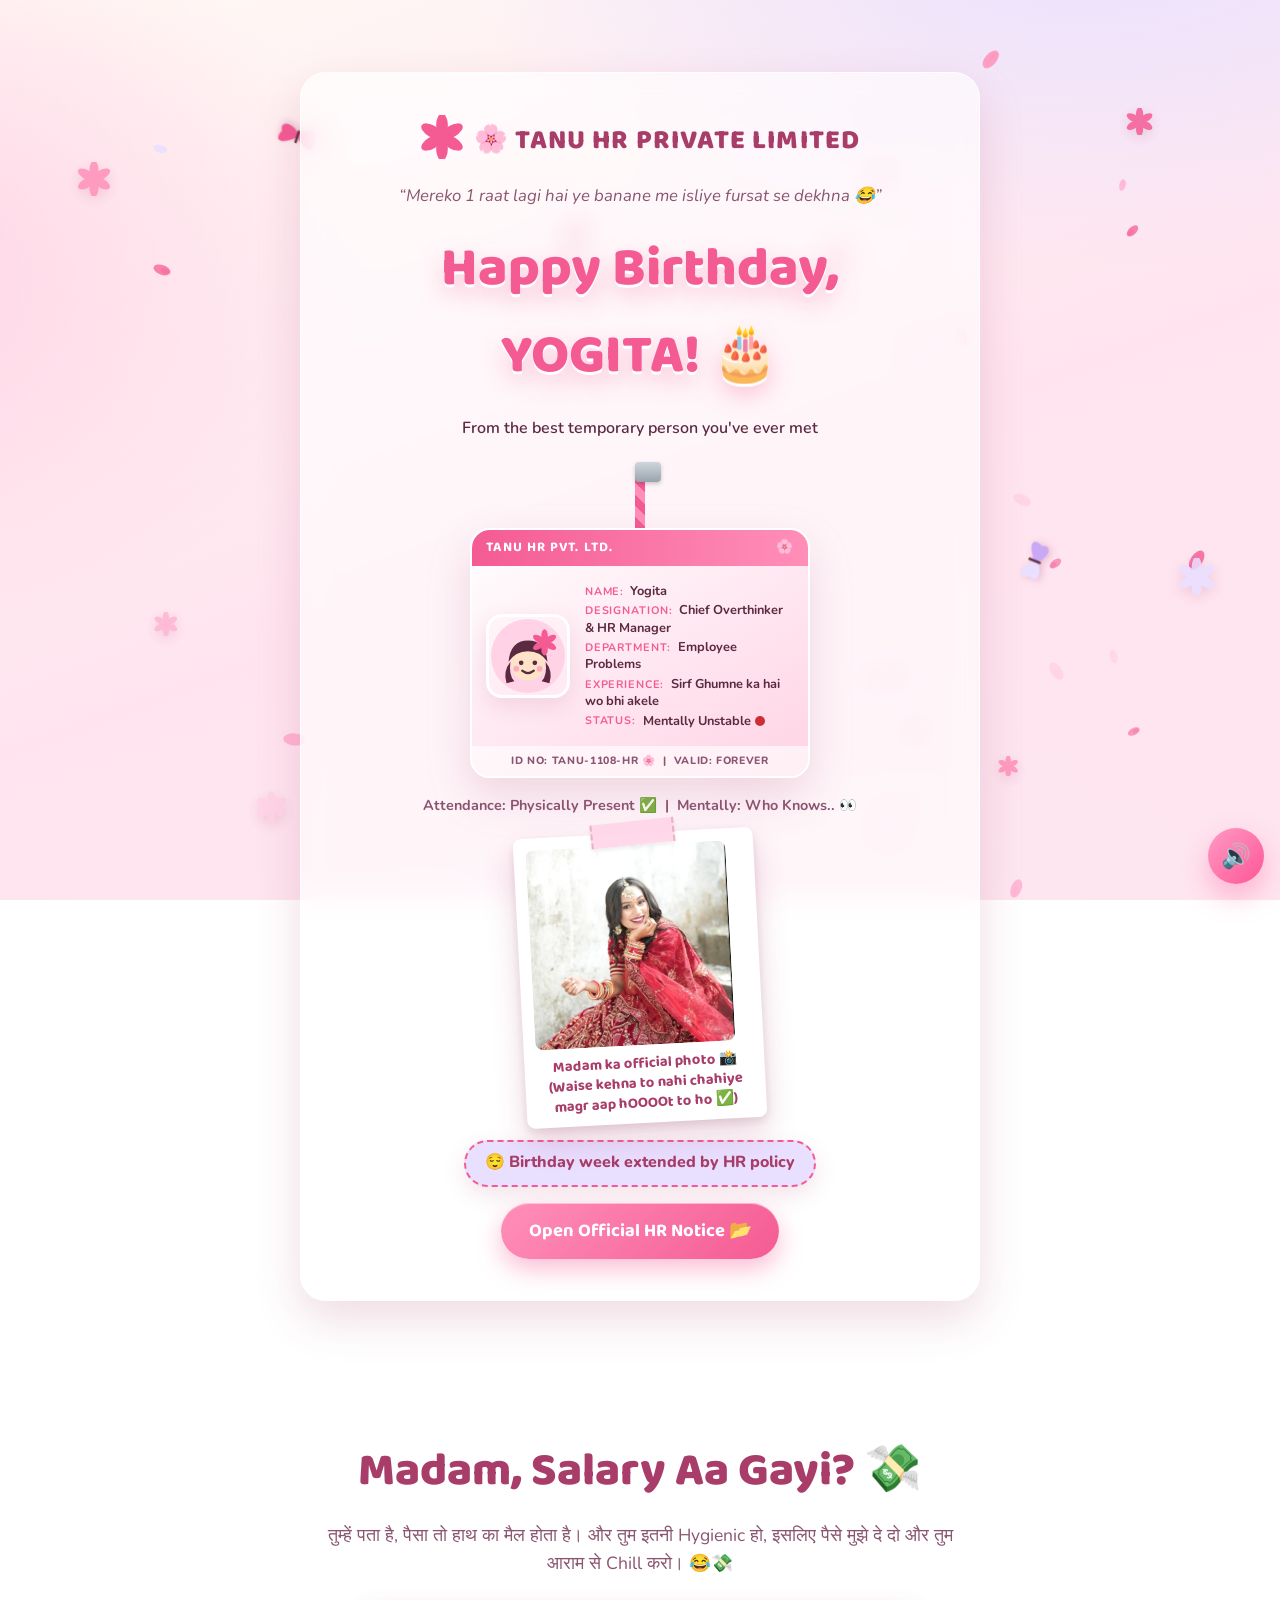
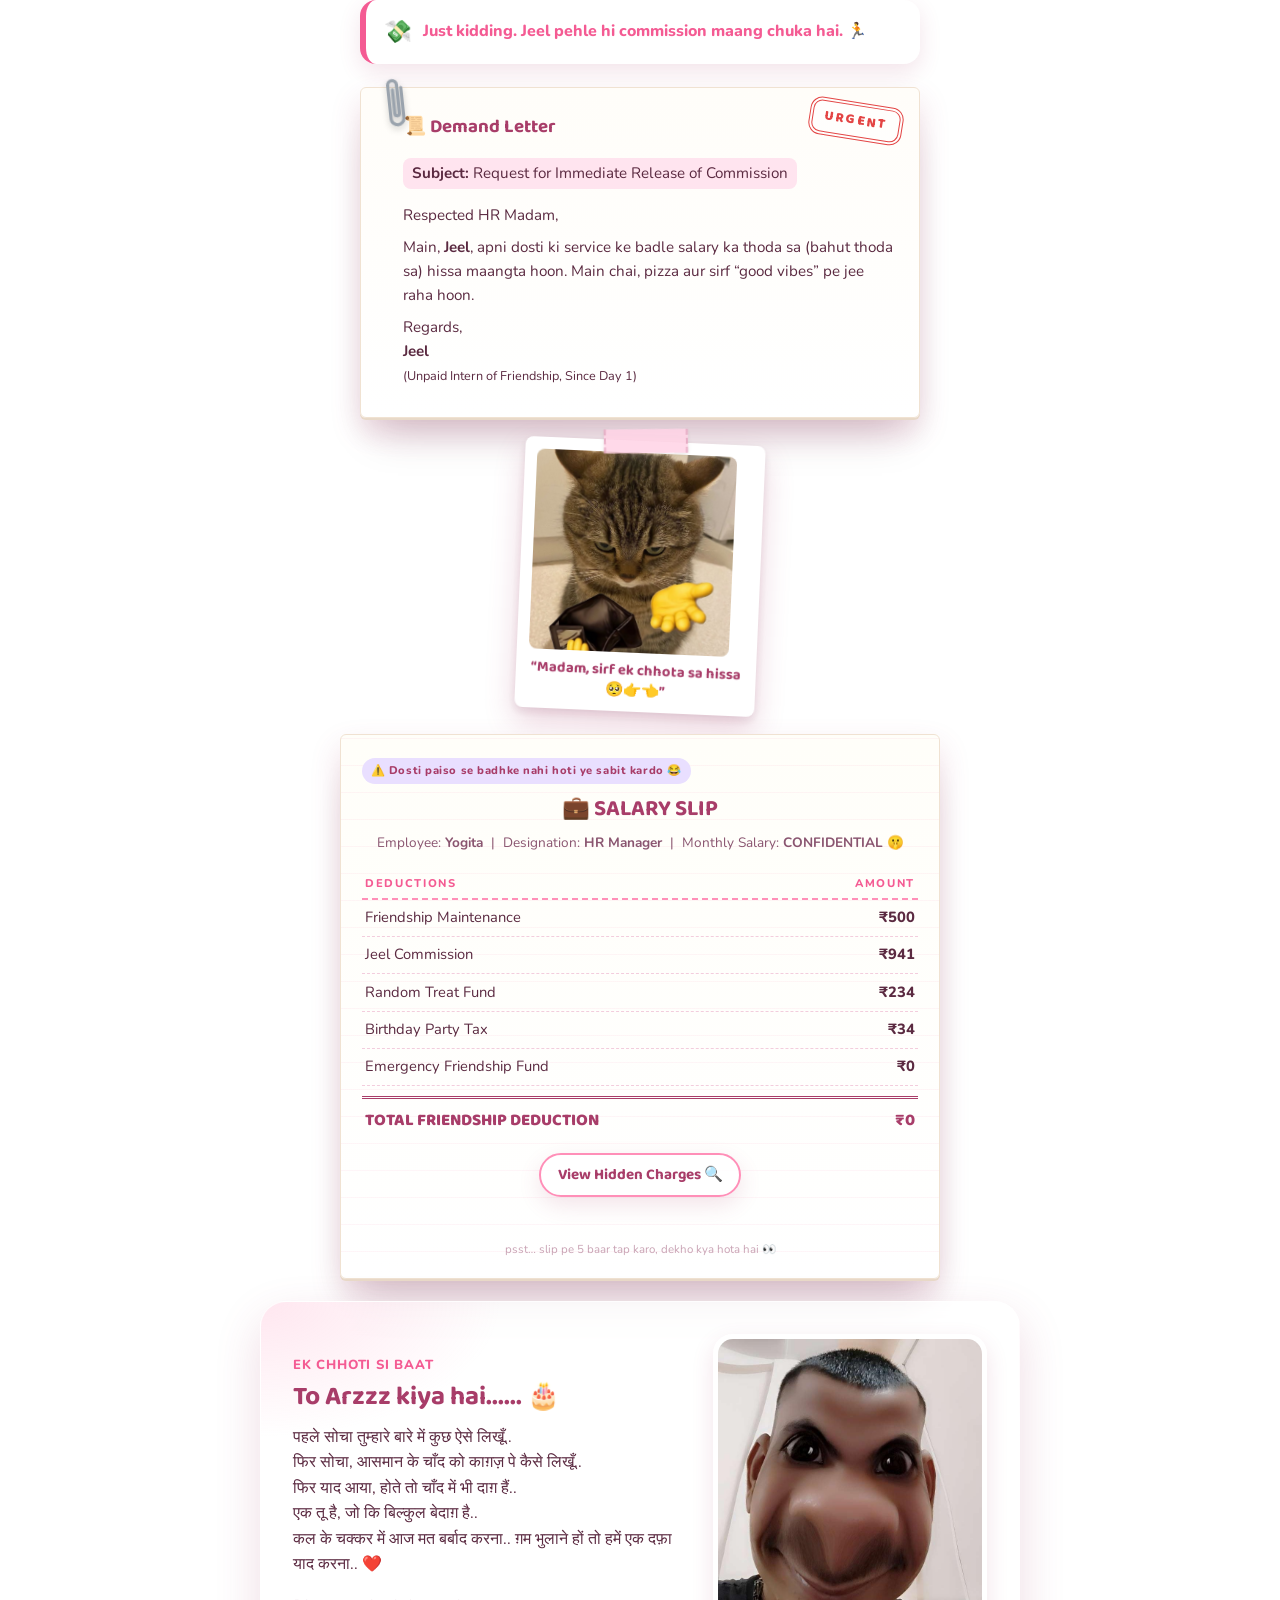
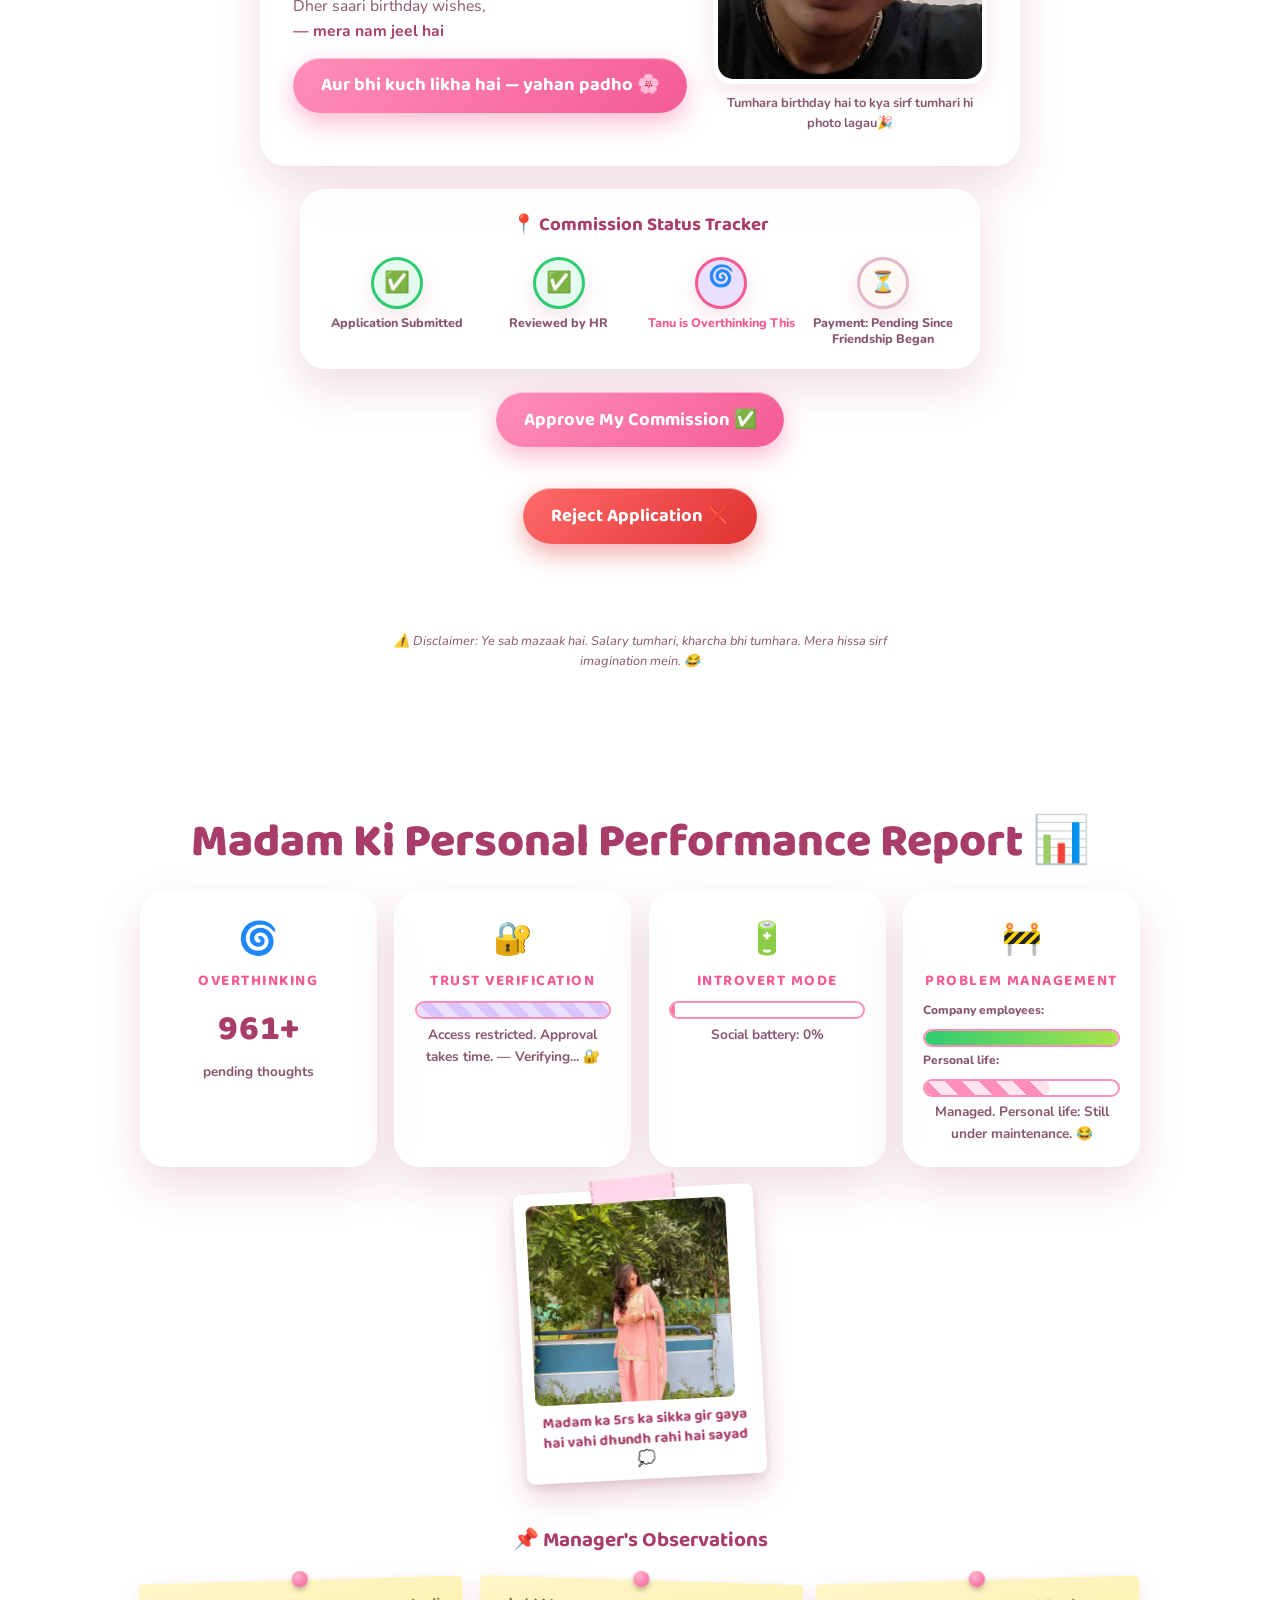
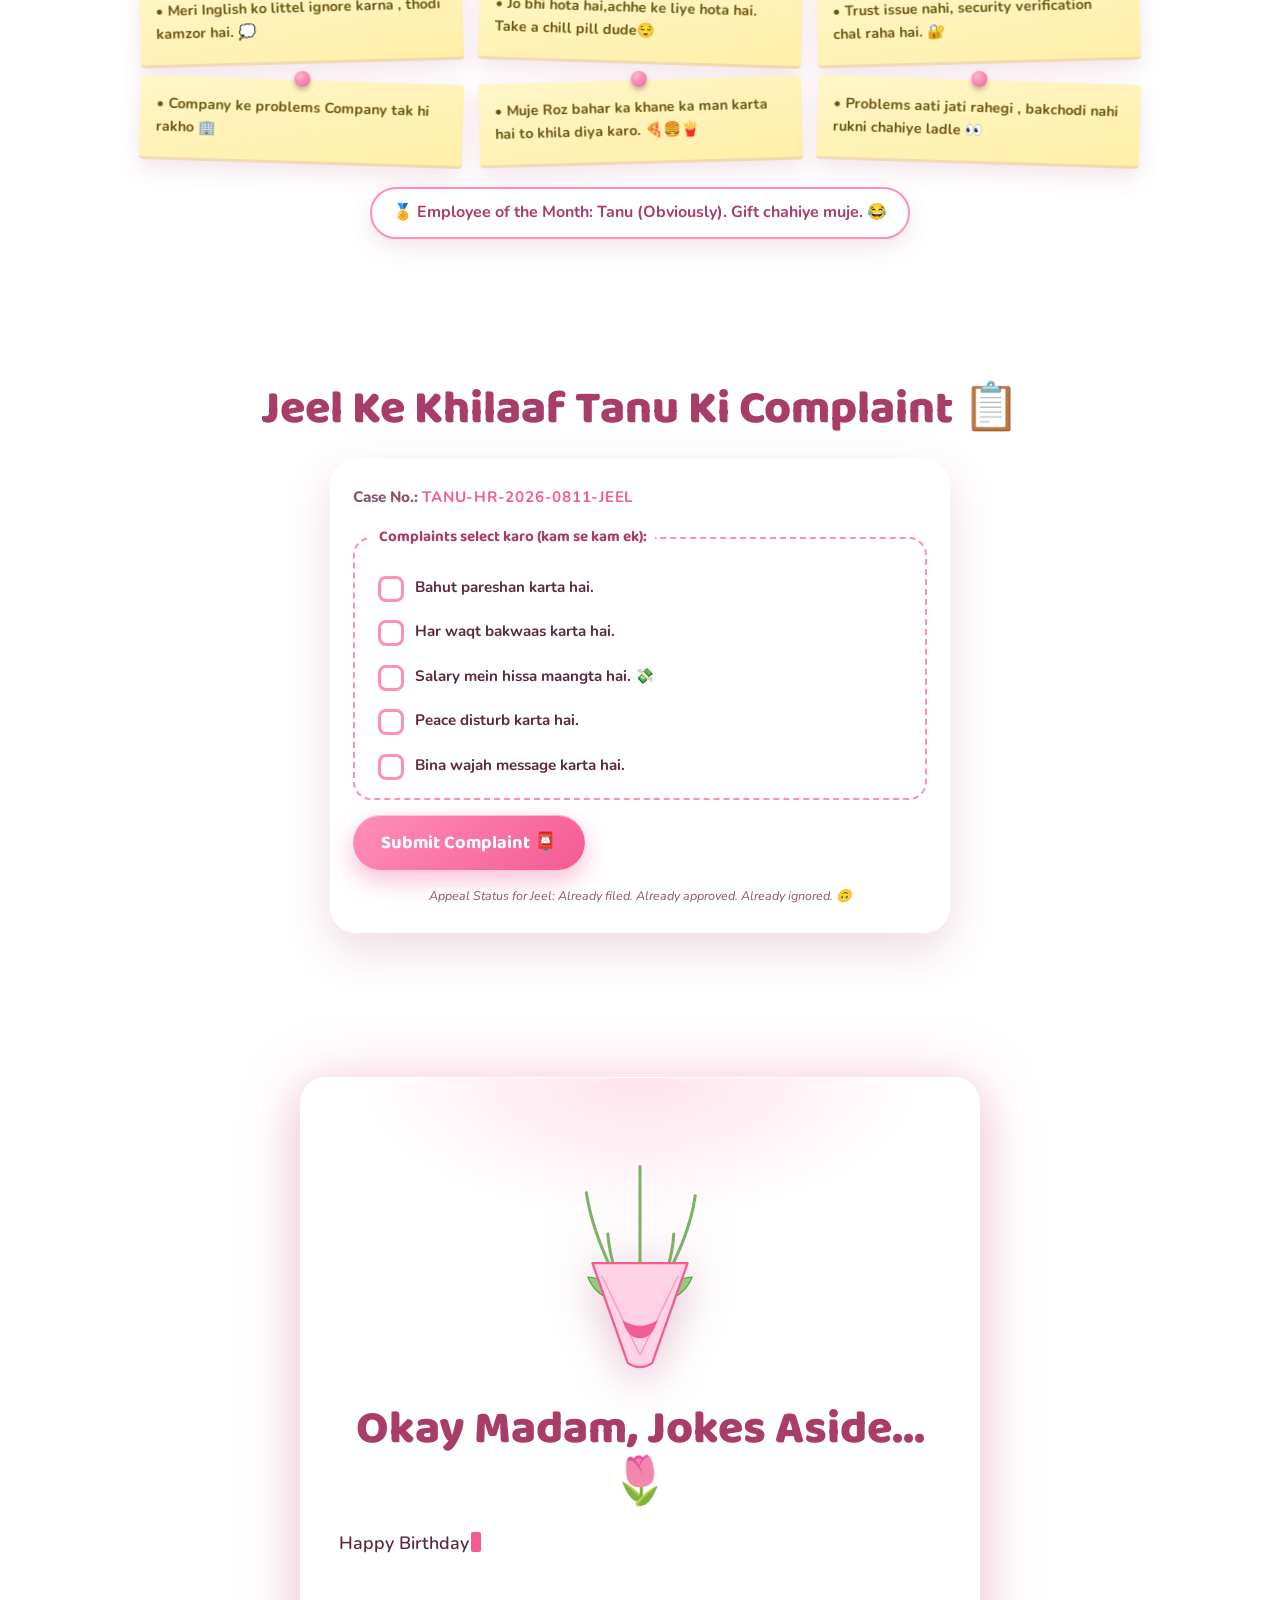
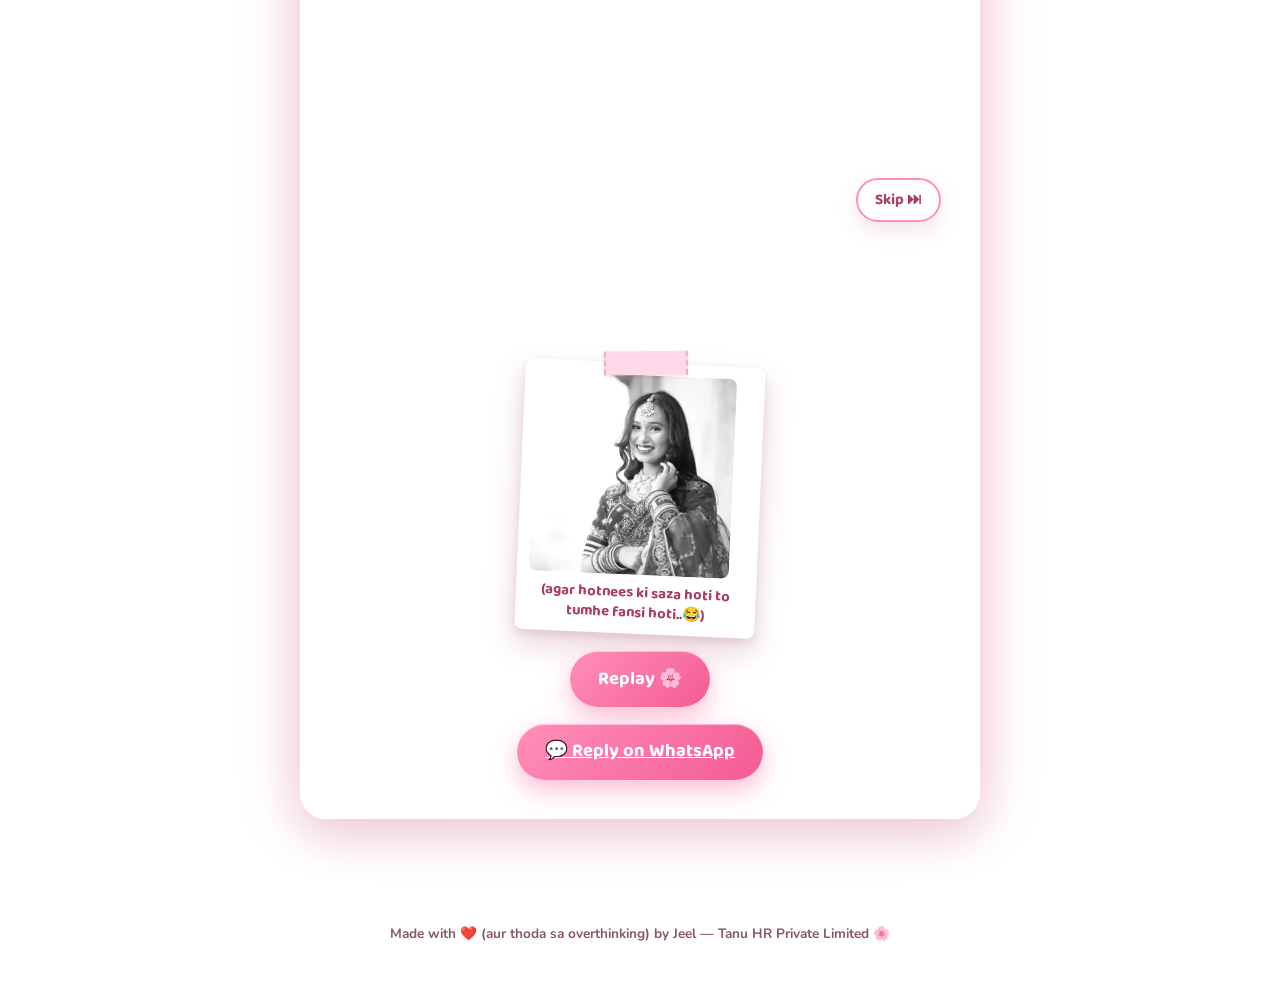
<file: index.html>
<!DOCTYPE html>
<html lang="en">
<head>
<meta charset="UTF-8">
<meta name="viewport" content="width=device-width, initial-scale=1.0, viewport-fit=cover">
<meta name="description" content="Tanu HR Private Limited — ek chhota sa birthday surprise, dost Jeel ki taraf se. 🌸">
<title>🌸 Tanu HR Private Limited — Happy Birthday YOGITA!</title>
<link rel="preconnect" href="https://fonts.googleapis.com">
<link rel="preconnect" href="https://fonts.gstatic.com" crossorigin>
<link href="https://fonts.googleapis.com/css2?family=Baloo+2:wght@500;600;700;800&family=Nunito:ital,wght@0,400;0,600;0,700;0,800;1,400&display=swap" rel="stylesheet">
<link rel="stylesheet" href="style.css">
<style>
  .hr-madam-photo {
    width: 200px;
    height: 200px;
    object-fit: cover;
    border-radius: 8px;
    display: block;
}
</style>
</head>
<body class="loading">

<!-- Shared SVG defs (flowers reused everywhere) -->
<svg width="0" height="0" style="position:absolute" aria-hidden="true" focusable="false">
  <defs>
    <g id="bloom">
      <g class="petals">
        <ellipse cx="0" cy="-16" rx="8" ry="16"/>
        <ellipse cx="0" cy="-16" rx="8" ry="16" transform="rotate(60)"/>
        <ellipse cx="0" cy="-16" rx="8" ry="16" transform="rotate(120)"/>
        <ellipse cx="0" cy="-16" rx="8" ry="16" transform="rotate(180)"/>
        <ellipse cx="0" cy="-16" rx="8" ry="16" transform="rotate(240)"/>
        <ellipse cx="0" cy="-16" rx="8" ry="16" transform="rotate(300)"/>
      </g>
      <circle r="8" class="fcenter"/>
    </g>
  </defs>
</svg>

<!-- Background layers -->
<canvas id="petalCanvas" aria-hidden="true"></canvas>
<canvas id="fxCanvas" aria-hidden="true"></canvas>
<div id="sparkles" aria-hidden="true"></div>
<div id="floaters" aria-hidden="true">
  <span class="floater" style="--x:6vw;  --y:18vh; --d:9s;  --s:1.0"><svg viewBox="-30 -30 60 60"><use href="#bloom" fill="#FF8FB8"/></svg></span>
  <span class="floater" style="--x:88vw; --y:12vh; --d:11s; --s:0.8"><svg viewBox="-30 -30 60 60"><use href="#bloom" fill="#F45B93"/></svg></span>
  <span class="floater" style="--x:12vw; --y:68vh; --d:10s; --s:0.7"><svg viewBox="-30 -30 60 60"><use href="#bloom" fill="#FFB3D1"/></svg></span>
  <span class="floater" style="--x:92vw; --y:62vh; --d:12s; --s:1.1"><svg viewBox="-30 -30 60 60"><use href="#bloom" fill="#E9DFFF"/></svg></span>
  <span class="floater" style="--x:78vw; --y:84vh; --d:9.5s;--s:0.6"><svg viewBox="-30 -30 60 60"><use href="#bloom" fill="#FF8FB8"/></svg></span>
  <span class="floater" style="--x:20vw; --y:88vh; --d:13s; --s:0.9"><svg viewBox="-30 -30 60 60"><use href="#bloom" fill="#FFD3E5"/></svg></span>
</div>
<div id="butterflies" aria-hidden="true"></div>

<!-- ============ 0. FUNNY LOADER ============ -->
<div id="loader" role="status" aria-live="polite">
  <div class="loader-card">
    <div class="loader-logo" aria-hidden="true">
      <svg viewBox="-30 -30 60 60"><use href="#bloom" fill="#F45B93"/></svg>
    </div>
    <h2 class="loader-brand">TANU HR <span>PRIVATE LIMITED</span></h2>
    <div class="loader-bar" aria-hidden="true"><div id="loaderFill"></div></div>
    <p id="loaderMsg">Tanu HR Portal load ho raha hai...</p>
  </div>
</div>

<main id="main">

  <!-- ============ SECTION 1: OFFICIAL HR NOTICE ============ -->
  <section id="sec-notice" class="section" aria-labelledby="noticeHeading">
    <div class="notice-board glass reveal">
      <div class="brand-row">
        <span class="brand-flower" aria-hidden="true"><svg viewBox="-30 -30 60 60"><use href="#bloom" fill="#F45B93"/></svg></span>
        <h1 class="brand">🌸 TANU HR PRIVATE LIMITED</h1>
      </div>
      <p class="tagline">“Mereko 1 raat lagi hai ye banane me isliye fursat se dekhna  😂”</p>

      <h2 id="noticeHeading" class="big-heading">Happy Birthday, YOGITA! 🎂</h2>
      <p class="subtitle">From the best temporary person you've ever met</p>

      <div class="lanyard-wrap">
        <div class="lanyard" aria-hidden="true"><div class="lanyard-clip"></div></div>
        <div class="sway">
          <div class="id-card" id="idCard" tabindex="0" role="img" aria-label="Tanu ka official HR ID card: Name Yogita, Designation Chief Overthinker and HR Manager">
            <div class="id-head"><span class="id-co">TANU HR PVT. LTD.</span><span class="id-emoji">🌸</span></div>
            <div class="id-body">
              <div class="id-photo">
                <svg viewBox="0 0 80 80" aria-hidden="true">
                  <circle cx="40" cy="40" r="38" fill="#FFD3E5"/>
                  <circle cx="40" cy="47" r="18" fill="#FFE3C9"/>
                  <path d="M20 46 q2 -22 20 -22 q18 0 20 22 q-7 -11 -20 -11 q-13 0 -20 11Z" fill="#5b2a41"/>
                  <path d="M22 46 q-2 14 4 20 l-8 2 q-4 -12 4 -22Z" fill="#5b2a41"/>
                  <path d="M58 46 q2 14 -4 20 l8 2 q4 -12 -4 -22Z" fill="#5b2a41"/>
                  <circle cx="33" cy="47" r="2.4" fill="#5b2a41"/>
                  <circle cx="47" cy="47" r="2.4" fill="#5b2a41"/>
                  <circle cx="28" cy="53" r="3" fill="#FF8FB8" opacity=".65"/>
                  <circle cx="52" cy="53" r="3" fill="#FF8FB8" opacity=".65"/>
                  <path d="M34 55 q6 5 12 0" stroke="#5b2a41" stroke-width="2.2" fill="none" stroke-linecap="round"/>
                  <g transform="translate(57 26) scale(.42)"><use href="#bloom" fill="#F45B93"/></g>
                </svg>
              </div>
              <div class="id-fields">
                <p><span>NAME:</span> Yogita</p>
                <p><span>DESIGNATION:</span> Chief Overthinker &amp; HR Manager</p>
                <p><span>DEPARTMENT:</span> Employee Problems</p>
                <p><span>EXPERIENCE:</span> Sirf Ghumne ka hai wo bhi akele</p>
                <p class="id-status"><span>STATUS:</span> Mentally Unstable <i class="live-dot" style="color: red;" aria-hidden="true"></i></p>
              </div>
            </div>
            <div class="id-foot">ID NO: TANU-1108-HR 🌸 &nbsp;|&nbsp; VALID: FOREVER</div>
          </div>
        </div>
      </div>

      <p class="attendance-line">Attendance: Physically Present ✅ &nbsp;|&nbsp; Mentally: Who Knows.. 👀</p>

      <div class="reveal">
        <figure class="polaroid tilt-l">
          <span class="tape" aria-hidden="true"></span>
          <img src="tanu1.jpeg" alt="HR Madam"class="hr-madam-photo">
          <figcaption>Madam ka official photo 📸 (Waise kehna to nahi chahiye magr aap hOOOOt to ho ✅)</figcaption>
        </figure>
      </div>

      <div class="countdown-chip" id="countdownChip" role="status">⏳ Birthday countdown load ho raha hai...</div>

      <button class="btn btn-primary" id="openNoticeBtn">Open Official HR Notice 📂</button>
      <div class="stamp stamp-approved" id="approvedStamp" aria-hidden="true">APPROVED</div>
    </div>
  </section>

  <!-- ============ SECTION 2: SALARY AUDIT ============ -->
  <section id="sec-audit" class="section" aria-labelledby="auditHeading">
    <h2 id="auditHeading" class="section-heading reveal">Madam, Salary Aa Gayi? 💸</h2>
    <p class="section-sub reveal">तुम्हें पता है, पैसा तो हाथ का मैल होता है। और तुम इतनी Hygienic हो, इसलिए पैसे मुझे दे दो और तुम आराम से Chill करो। 😂💸</p>

    <!-- a) FAKE NOTIFICATION -->
    <div class="fake-notif" id="fakeNotif" role="status">
      <span class="notif-icon" aria-hidden="true">💸</span>
      <span class="n1" id="notifText1">Salary Credited: ₹██████</span>
      <span class="n2" id="notifText2" hidden>Just kidding. Jeel pehle hi commission maang chuka hai. 🏃</span>
    </div>

    <!-- b) JEEL'S DEMAND LETTER -->
    <article class="letter paper-card reveal" aria-label="Jeel ka demand letter">
      <svg class="paperclip" viewBox="0 0 40 80" aria-hidden="true">
        <path d="M28 20 v38 a8 8 0 0 1 -16 0 V16 a5.5 5.5 0 0 1 11 0 v36 a2.8 2.8 0 0 1 -5.6 0 V22" fill="none" stroke="#9aa3ad" stroke-width="4" stroke-linecap="round"/>
      </svg>
      <div class="stamp stamp-urgent" aria-hidden="true">URGENT</div>
      <h3>📜 Demand Letter</h3>
      <p class="letter-subject"><b>Subject:</b> Request for Immediate Release of Commission</p>
      <p>Respected HR Madam,</p>
      <p>Main, <b>Jeel</b>, apni dosti ki service ke badle salary ka thoda sa (bahut thoda sa) hissa maangta hoon. Main chai, pizza aur sirf “good vibes” pe jee raha hoon.</p>
      <p>Regards,<br><b>Jeel</b><br><small>(Unpaid Intern of Friendship, Since Day 1)</small></p>
    </article>

    <div class="reveal">
      <figure class="polaroid tilt-r">
        <span class="tape" aria-hidden="true"></span>
        <img src="bhikhari.jpeg" alt="HR Madam"class="hr-madam-photo">
        <figcaption>“Madam, sirf ek chhota sa hissa 🥺👉👈”</figcaption>
      </figure>
    </div>

    <!-- c) SALARY SLIP -->
    <article class="slip paper-card" id="slipCard" aria-label="Fictional joke salary slip of Yogita">
      <div class="slip-badge">⚠️ Dosti paiso se badhke nahi hoti ye sabit kardo 😂</div>
      <h3 class="slip-title">💼 SALARY SLIP</h3>
      <p class="slip-meta">Employee: <b>Yogita</b> &nbsp;|&nbsp; Designation: <b>HR Manager</b> &nbsp;|&nbsp; Monthly Salary: <b>CONFIDENTIAL 🤫</b></p>
      <div class="slip-rows-head"><span>DEDUCTIONS</span><span>AMOUNT</span></div>
      <div id="deductionRows"></div>
      <div id="hiddenRows" class="hidden-rows" hidden></div>
      <div class="slip-total-row"><span>TOTAL FRIENDSHIP DEDUCTION</span><span id="totalAmount">₹0</span></div>
      <button class="btn btn-small btn-ghost" id="hiddenBtn">View Hidden Charges 🔍</button>
      <p class="tear-msg" id="tearMsg">Madam, hissa de do, warna slip phat jayegi! 😭</p>
      <p class="slip-hint">psst… slip pe 5 baar tap karo, dekho kya hota hai 👀</p>
    </article>

    <!-- d) A FRIENDSHIP NOTE -->
    <article class="friendship-card glass reveal" aria-labelledby="friendshipHeading">
      <div class="friendship-copy">
        <p class="friendship-kicker"> Ek chhoti si baat</p>
        <h3 id="friendshipHeading">To Arzzz kiya hai...... 🎂</h3>
        <p>
        <p>पहले सोचा तुम्हारे बारे में कुछ ऐसे लिखूँ..</p>
        <p></p>फिर सोचा, आसमान के चाँद को काग़ज़ पे कैसे लिखूँ..
        <p></p>फिर याद आया, होते तो चाँद में भी दाग़ हैं..
        <p></p>एक तू है, जो कि बिल्कुल बेदाग़ है..
        <p></p>कल के चक्कर में आज मत बर्बाद करना..
        ग़म भुलाने हों तो हमें एक दफ़ा याद करना.. ❤️</p>
        <p class="friendship-signoff">Dher saari birthday wishes,<br><b>— mera nam jeel hai</b></p>
        <a href="shayari.html" class="btn btn-primary friendship-redirect" id="shayariLink">Aur bhi kuch likha hai — yahan padho 🌸</a>
      </div>
      <figure class="friendship-photo-wrap">
        <img class="friendship-photo" src="me4.jpeg" alt="Jeel ki birthday wishes ke saath photo">
        <figcaption>Tumhara birthday hai to kya sirf tumhari hi photo lagau🎉</figcaption>
      </figure>
    </article>

    <!-- e) STATUS TRACKER -->
    <div class="tracker glass reveal">
      <h3>📍 Commission Status Tracker</h3>
      <ol class="stepper" id="stepper">
        <li class="st done"><span class="s-dot">✅</span><span class="s-label">Application Submitted</span></li>
        <li class="st done"><span class="s-dot">✅</span><span class="s-label">Reviewed by HR</span></li>
        <li class="st active"><span class="s-dot spin">🌀</span><span class="s-label">Tanu is Overthinking This</span></li>
        <li class="st pending"><span class="s-dot">⏳</span><span class="s-label">Payment: Pending Since Friendship Began</span></li>
      </ol>
    </div>

    <!-- f) BUTTONS -->
    <div class="audit-buttons reveal">
      <button class="btn btn-primary" id="approveBtn">Approve My Commission ✅</button>
      <div class="reject-wrap" id="rejectWrap">
        <button class="btn btn-danger" id="rejectBtn">Reject Application ❌</button>
      </div>
      <p class="appeal-line" id="appealLine" aria-live="polite"></p>
    </div>

    <!-- h) DISCLAIMER -->
    <p class="disclaimer reveal">⚠️ Disclaimer: Ye sab mazaak hai. Salary tumhari, kharcha bhi tumhara. Mera hissa sirf imagination mein. 😂</p>
  </section>

  <!-- ============ SECTION 3: PERFORMANCE REPORT ============ -->
  <section id="sec-report" class="section" aria-labelledby="reportHeading">
    <h2 id="reportHeading" class="section-heading reveal">Madam Ki Personal Performance Report 📊</h2>

    <div class="stat-grid" id="statGrid">
      <div class="stat-card glass reveal" id="cardThinking">
        <div class="stat-icon" aria-hidden="true">🌀</div>
        <h3>OVERTHINKING</h3>
        <div class="stat-value" id="statThinking">0</div>
        <p class="stat-sub">pending thoughts</p>
        <div class="thoughts" id="thoughts" aria-hidden="true"></div>
      </div>
      <div class="stat-card glass reveal">
        <div class="stat-icon" aria-hidden="true">🔐</div>
        <h3>TRUST VERIFICATION</h3>
        <div class="bar"><div class="bar-fill verify" id="trustFill"></div></div>
        <p class="stat-sub" id="trustLabel">Access restricted. Approval takes time. — Verifying... 🔐</p>
      </div>
      <div class="stat-card glass reveal">
        <div class="stat-icon" aria-hidden="true">🔋</div>
        <h3>INTROVERT MODE</h3>
        <div class="bar"><div class="bar-fill battery" id="batteryFill"></div></div>
        <p class="stat-sub">Social battery: <b id="batteryLabel">0%</b></p>
      </div>
      <div class="stat-card glass reveal">
        <div class="stat-icon" aria-hidden="true">🚧</div>
        <h3>PROBLEM MANAGEMENT</h3>
        <p class="bar-label">Company employees:</p>
        <div class="bar"><div class="bar-fill full" id="barEmp"></div></div>
        <p class="bar-label">Personal life:</p>
        <div class="bar"><div class="bar-fill wip" id="barLife"></div></div>
        <p class="stat-sub">Managed. Personal life: Still under maintenance. 😂</p>
      </div>
    </div>

    <div class="reveal">
      <figure class="polaroid tilt-l">
        <span class="tape" aria-hidden="true"></span>
        <img src="tanu3.jpeg" alt="HR Madam"class="hr-madam-photo">
        <figcaption>Madam ka 5rs ka sikka gir gaya hai vahi dhundh rahi hai sayad 💭</figcaption>
      </figure>
    </div>

    <h3 class="notes-heading reveal">📌 Manager's Observations</h3>
    <div class="notes" id="stickyNotes"></div>

    <div class="emp-badge reveal" role="note">
      🏅 <b>Employee of the Month:</b> Tanu (Obviously). Gift chahiye muje. 😂
    </div>
  </section>

  <!-- ============ SECTION 4: OFFICIAL FRIENDSHIP COMPLAINT ============ -->
  <section id="sec-complaint" class="section" aria-labelledby="complaintHeading">
    <h2 id="complaintHeading" class="section-heading reveal">Jeel Ke Khilaaf Tanu Ki Complaint 📋</h2>

    <form class="complaint glass reveal" id="complaintForm" novalidate>
      <p class="case-line">Case No.: <b id="caseNo">TANU-HR-0000-0811-JEEL</b></p>
      <fieldset>
        <legend>Complaints select karo (kam se kam ek):</legend>
        <label class="check"><input type="checkbox" class="complaint-check" value="pareshan"><span class="box" aria-hidden="true"></span><span>Bahut pareshan karta hai.</span></label>
        <label class="check"><input type="checkbox" class="complaint-check" value="bakwaas"><span class="box" aria-hidden="true"></span><span>Har waqt bakwaas karta hai.</span></label>
        <label class="check"><input type="checkbox" class="complaint-check" id="chkHissa" value="hissa"><span class="box" aria-hidden="true"></span><span>Salary mein hissa maangta hai. 💸</span></label>
        <label class="check"><input type="checkbox" class="complaint-check" value="peace"><span class="box" aria-hidden="true"></span><span>Peace disturb karta hai.</span></label>
        <label class="check"><input type="checkbox" class="complaint-check" value="msg"><span class="box" aria-hidden="true"></span><span>Bina wajah message karta hai.</span></label>
        <label class="check bonus" id="bonusLabel" hidden><input type="checkbox" class="complaint-check" value="website"><span class="box" aria-hidden="true"></span><span>Isne mujhe yeh website bhi banake di, case thoda complicated hai 🤷‍♂️</span></label>
      </fieldset>
      <p class="form-error" id="formError" hidden>HR policy ke mutabiq kam se kam ek complaint select karo, madam. 📋</p>
      <button type="submit" class="btn btn-primary" id="submitComplaint">Submit Complaint 📮</button>
      <div class="form-result" id="formResult" hidden>
        <p id="resultLine1">Processing...</p>
        <p id="resultLine2" hidden>Unfortunately, the HR manager is also the accused person's friend. <b>Case closed.</b> 😂</p>
        <div class="stamp stamp-closed" id="closedStamp" aria-hidden="true">CASE CLOSED</div>
      </div>
      <p class="appeal-tiny">Appeal Status for Jeel: Already filed. Already approved. Already ignored. 🙃</p>
    </form>
  </section>

  <!-- ============ SECTION 5: BIRTHDAY MESSAGE ============ -->
  <section id="sec-message" class="section" aria-labelledby="msgHeading">
    <div class="msg-card glass reveal">
      <div class="bouquet-wrap" aria-hidden="true">
        <svg class="bouquet" id="bouquet" viewBox="0 0 300 340">
          <g class="stems" fill="none" stroke="#7fb069" stroke-width="4" stroke-linecap="round">
            <path d="M150 300 C 140 240, 92 180, 80 100"/>
            <path d="M150 300 C 150 230, 150 150, 150 66"/>
            <path d="M150 300 C 160 240, 212 180, 222 104"/>
            <path d="M150 300 C 136 252, 112 202, 108 154"/>
            <path d="M150 300 C 164 252, 192 202, 194 154"/>
          </g>
          <g fill="#8fce7e" stroke="#5d9c4a" stroke-width="1.5">
            <path d="M122 242 q -30 -6 -40 -32 q 32 2 40 32 Z"/>
            <path d="M178 242 q 30 -6 40 -32 q -32 2 -40 32 Z"/>
          </g>
          <path d="M88 192 L212 192 L166 322 Q150 333 134 322 Z" fill="#FFD3E5" stroke="#F45B93" stroke-width="3" stroke-linejoin="round"/>
          <path d="M100 208 L150 312 M200 208 L150 312" stroke="#F45B93" stroke-width="2" opacity=".45" fill="none"/>
          <path d="M127 266 q23 15 46 0 q-7 24 -23 24 q-16 0 -23 -24Z" fill="#F45B93"/>
          <g transform="translate(80 92) scale(1.15)"><use href="#bloom" class="fl f1" fill="#FF8FB8"/></g>
          <g transform="translate(150 56) scale(1.4)"><use href="#bloom" class="fl f2" fill="#F45B93"/></g>
          <g transform="translate(222 96) scale(1.15)"><use href="#bloom" class="fl f3" fill="#FFA9CC"/></g>
          <g transform="translate(106 150) scale(.95)"><use href="#bloom" class="fl f4" fill="#FFB3D1"/></g>
          <g transform="translate(196 150) scale(.95)"><use href="#bloom" class="fl f5" fill="#E9B8FF"/></g>
        </svg>
      </div>
      <h2 id="msgHeading" class="section-heading">Okay Madam, Jokes Aside... 🌷</h2>
      <div class="type-box" id="typeBox">
        <p id="typeOut" class="type-out" aria-label="Birthday message"></p>
        <button class="btn btn-small btn-ghost" id="skipType">Skip ⏭</button>
      </div>
      <p id="closingLine" class="closing">Stay happy, stay strong and keep blooming, Tanu! 🌸</p>
      <div class="reveal">
        <figure class="polaroid tilt-r">
          <span class="tape" aria-hidden="true"></span>
          <img src="tanu2.jpeg" alt="HR Madam"class="hr-madam-photo">
          <figcaption>(agar hotnees ki saza hoti to tumhe fansi hoti..😂)</figcaption>
        </figure>
      </div>

      <p id="psLine" class="ps" hidden>Commission ka matter abhi bhi pending hai. 👀😂</p>
      <button class="btn btn-primary" id="replayBtn">Replay 🌸</button>
      <a class="btn btn-primary" id="replayBtn"
    href="https://wa.me/6353647067?text=wooooowww%20itnaaaaa%2C%20achhhhaaaaaaa%20ooommmgggg%20mil%20iske to 50000 dungi 😂"
    target="_blank"
    class="reply-btn">
    💬 Reply on WhatsApp
</a>
    </div>
  </section>

  <footer class="footer">Made with ❤️ (aur thoda sa overthinking) by Jeel — Tanu HR Private Limited 🌸</footer>
</main>

<!-- MODAL -->
<div class="modal-overlay" id="modalOverlay" hidden>
  <div class="modal-card glass" role="dialog" aria-modal="true" aria-labelledby="modalTitle">
    <button class="modal-close" id="modalClose" aria-label="Modal band karo">✕</button>
    <h3 id="modalTitle"></h3>
    <div id="modalBody"></div>
  </div>
</div>

<!-- TOAST -->
<div class="toast" id="toast" role="status" aria-live="polite"></div>

<audio id="bgMusic" preload="auto" loop aria-label="Background music"></audio>
<button class="music-toggle" id="musicToggle" type="button" aria-label="Play background music">🔇</button>

<script src="script.js"></script>
<script src="music.js"></script>
</body>
</html>
</file>
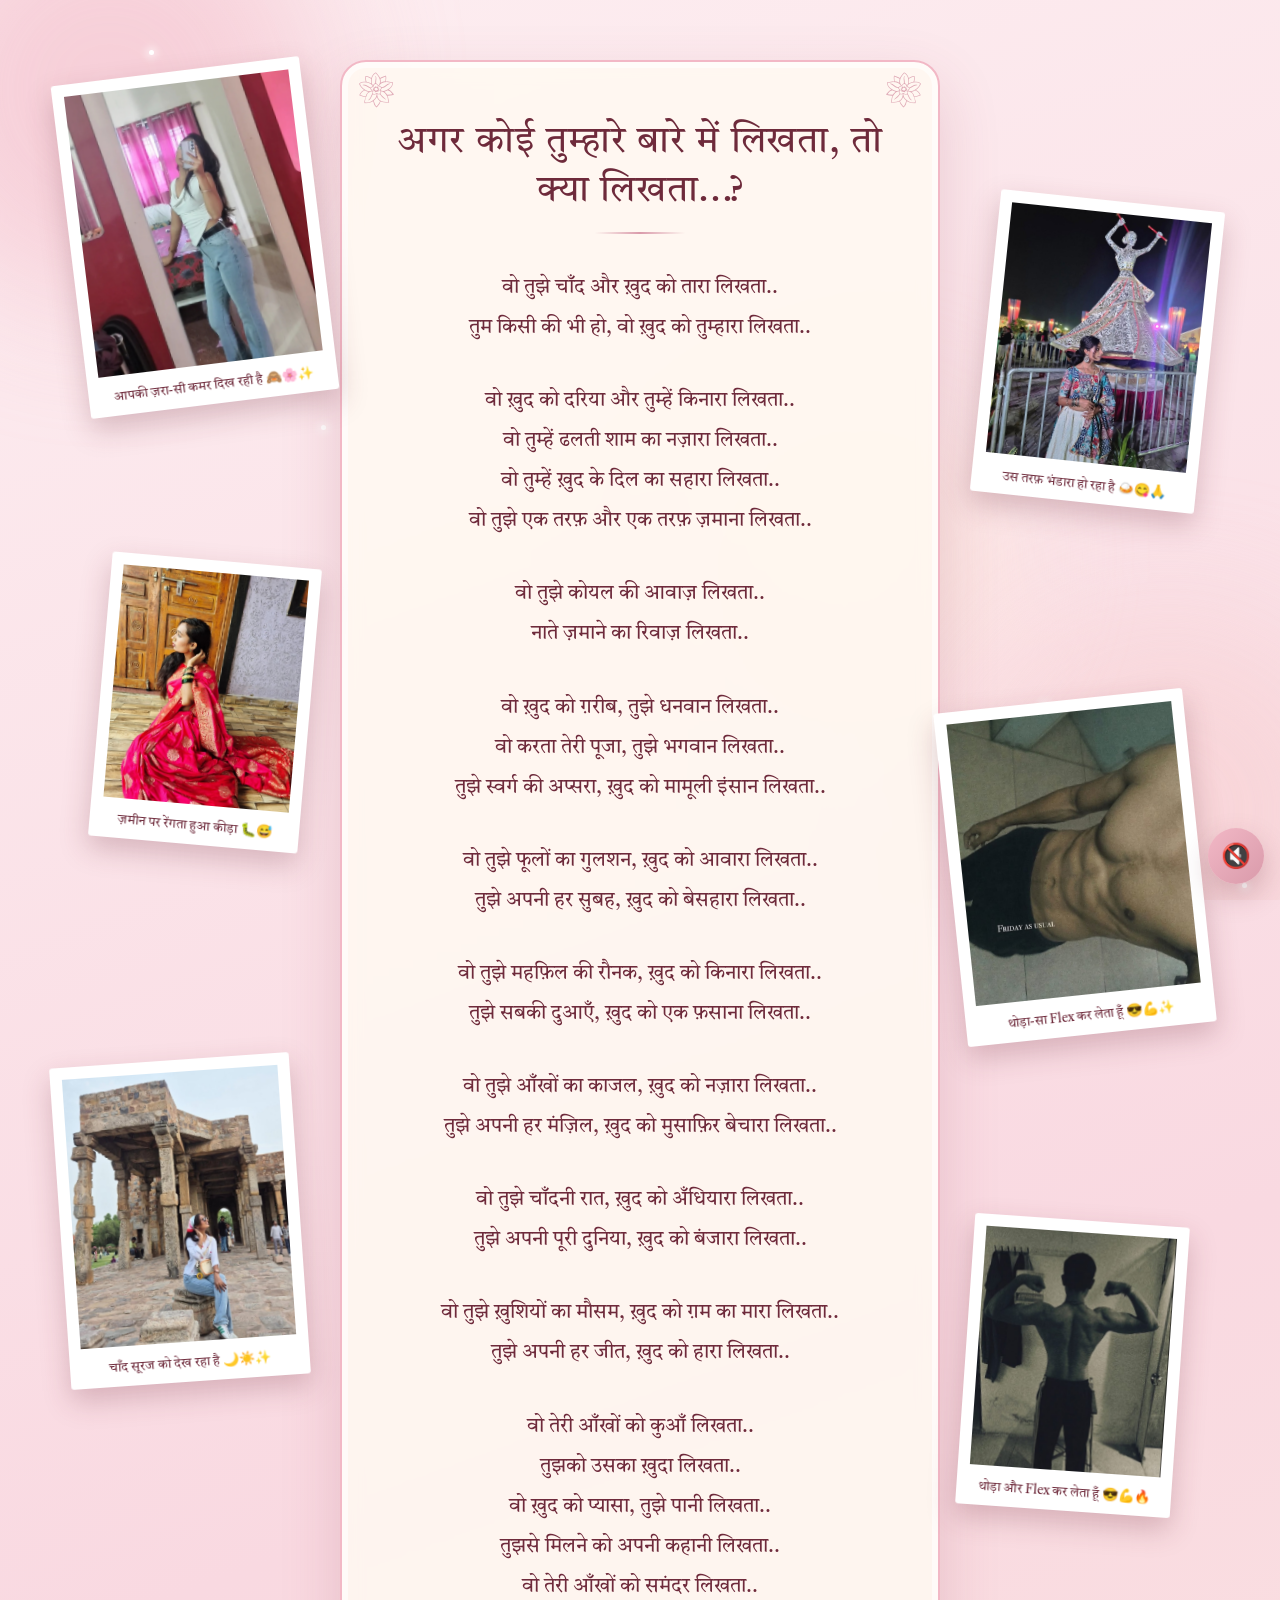
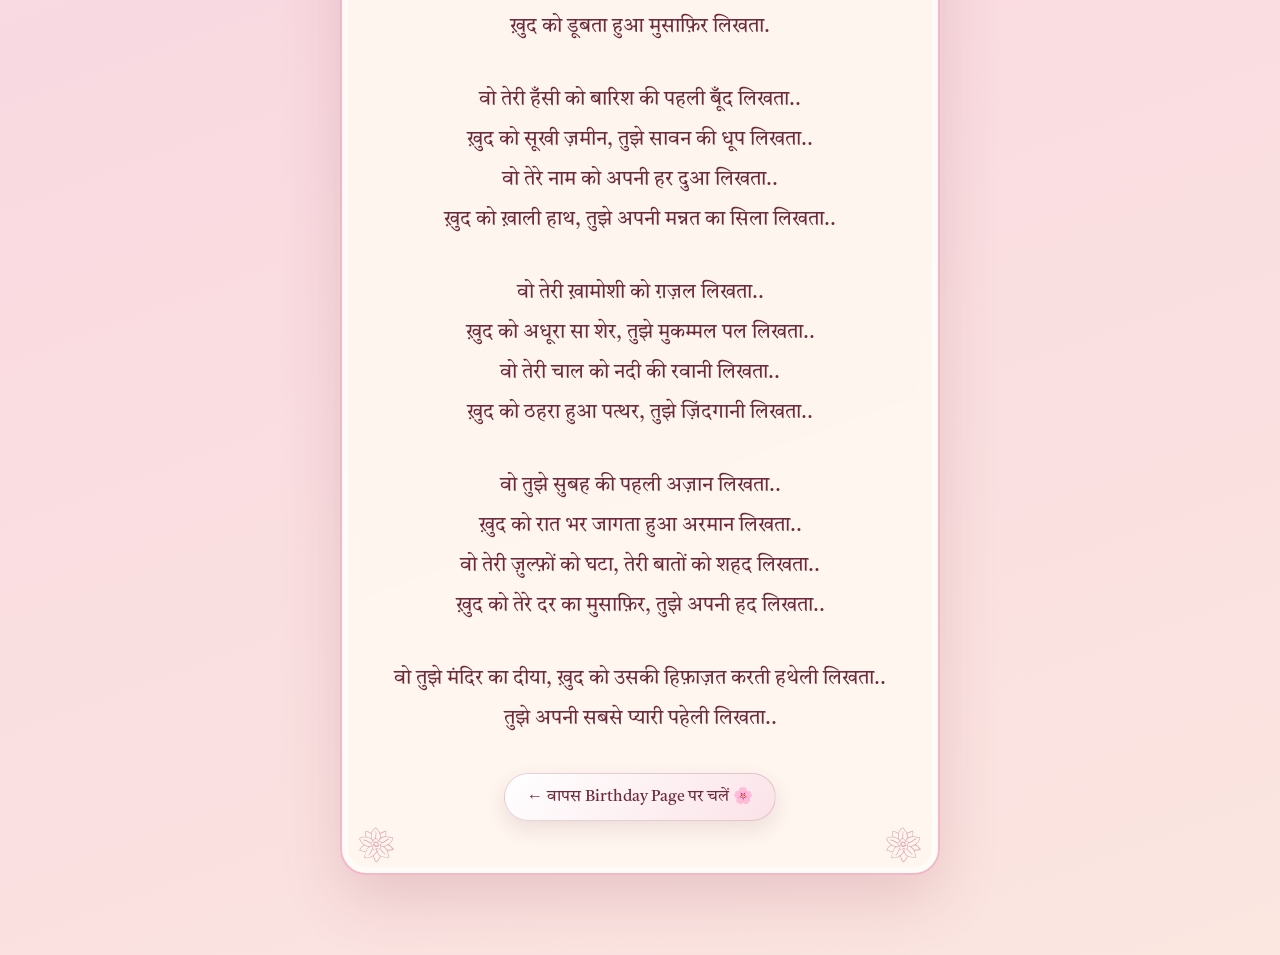
<file: shayari.html>
<!DOCTYPE html>
<html lang="hi">
<head>
<meta charset="UTF-8">
<meta name="viewport" content="width=device-width, initial-scale=1">
<title>कुछ अल्फ़ाज़...</title>
<link rel="preconnect" href="https://fonts.googleapis.com">
<link rel="preconnect" href="https://fonts.gstatic.com" crossorigin>
<link href="https://fonts.googleapis.com/css2?family=Tiro+Devanagari+Hindi:ital@0;1&display=swap" rel="stylesheet">
<link rel="stylesheet" href="shayari.css">
</head>
<body>
<div class="bg" aria-hidden="true"><span class="blob b1"></span><span class="blob b2"></span><span class="blob b3"></span></div>
<div id="petals" aria-hidden="true"></div>

<main class="stage">
  <article class="card">
    <span class="flower tl" aria-hidden="true">❀</span><span class="flower tr" aria-hidden="true">❀</span>
    <span class="flower bl" aria-hidden="true">❀</span><span class="flower br" aria-hidden="true">❀</span>
    <h1>अगर कोई तुम्हारे बारे में लिखता, तो क्या लिखता...?</h1>
    <div class="poem">
<p>वो तुझे चाँद और ख़ुद को तारा लिखता..<br>तुम किसी की भी हो, वो ख़ुद को तुम्हारा लिखता..</p>
<p>वो ख़ुद को दरिया और तुम्हें किनारा लिखता..<br>वो तुम्हें ढलती शाम का नज़ारा लिखता..<br>वो तुम्हें ख़ुद के दिल का सहारा लिखता..<br>वो तुझे एक तरफ़ और एक तरफ़ ज़माना लिखता..</p>
<p>वो तुझे कोयल की आवाज़ लिखता..<br>नाते ज़माने का रिवाज़ लिखता..</p>
<p>वो ख़ुद को ग़रीब, तुझे धनवान लिखता..<br>वो करता तेरी पूजा, तुझे भगवान लिखता..<br>तुझे स्वर्ग की अप्सरा, ख़ुद को मामूली इंसान लिखता..</p>
<p>वो तुझे फूलों का गुलशन, ख़ुद को आवारा लिखता..<br>तुझे अपनी हर सुबह, ख़ुद को बेसहारा लिखता..</p>
<p>वो तुझे महफ़िल की रौनक, ख़ुद को किनारा लिखता..<br>तुझे सबकी दुआएँ, ख़ुद को एक फ़साना लिखता..</p>
<p>वो तुझे आँखों का काजल, ख़ुद को नज़ारा लिखता..<br>तुझे अपनी हर मंज़िल, ख़ुद को मुसाफ़िर बेचारा लिखता..</p>
<p>वो तुझे चाँदनी रात, ख़ुद को अँधियारा लिखता..<br>तुझे अपनी पूरी दुनिया, ख़ुद को बंजारा लिखता..</p>
<p>वो तुझे ख़ुशियों का मौसम, ख़ुद को ग़म का मारा लिखता..<br>तुझे अपनी हर जीत, ख़ुद को हारा लिखता..</p>
<p>वो तेरी आँखों को कुआँ लिखता..<br>तुझको उसका ख़ुदा लिखता..<br>वो ख़ुद को प्यासा, तुझे पानी लिखता..<br>तुझसे मिलने को अपनी कहानी लिखता..<br>वो तेरी आँखों को समंदर लिखता..<br>ख़ुद को डूबता हुआ मुसाफ़िर लिखता.</p>
<p>वो तेरी हँसी को बारिश की पहली बूँद लिखता..<br>ख़ुद को सूखी ज़मीन, तुझे सावन की धूप लिखता..<br>वो तेरे नाम को अपनी हर दुआ लिखता..<br>ख़ुद को ख़ाली हाथ, तुझे अपनी मन्नत का सिला लिखता..</p>
<p>वो तेरी ख़ामोशी को ग़ज़ल लिखता..<br>ख़ुद को अधूरा सा शेर, तुझे मुकम्मल पल लिखता..<br>वो तेरी चाल को नदी की रवानी लिखता..<br>ख़ुद को ठहरा हुआ पत्थर, तुझे ज़िंदगानी लिखता..</p>
<p>वो तुझे सुबह की पहली अज़ान लिखता..<br>ख़ुद को रात भर जागता हुआ अरमान लिखता..<br>वो तेरी ज़ुल्फ़ों को घटा, तेरी बातों को शहद लिखता..<br>ख़ुद को तेरे दर का मुसाफ़िर, तुझे अपनी हद लिखता..</p>
<p>वो तुझे मंदिर का दीया, ख़ुद को उसकी हिफ़ाज़त करती हथेली लिखता..<br>तुझे अपनी सबसे प्यारी पहेली लिखता..</p>
    </div>
    <a class="back-link" href="index.html">← वापस Birthday Page पर चलें 🌸</a>
  </article>

  <button class="photo p1" type="button"><span class="polaroid"><img src="tanu-photo-1.jpeg" alt="Tanu, photo 1" loading="lazy"><span class="photo-caption">आपकी ज़रा-सी कमर दिख रही है 🙈🌸✨</span></span></button>
  <button class="photo p2" type="button"><span class="polaroid"><img src="tanu-photo-2.jpeg" alt="Tanu, photo 2" loading="lazy"><span class="photo-caption">ज़मीन पर रेंगता हुआ कीड़ा 🐛😅</span></span></button>
  <button class="photo p3" type="button"><span class="polaroid"><img src="tanu-photo-3.jpeg" alt="Tanu, photo 3" loading="lazy"><span class="photo-caption">चाँद सूरज को देख रहा है 🌙☀️✨</span></span></button>
  <button class="photo p4" type="button"><span class="polaroid"><img src="tanu-photo-4.jpeg" alt="Tanu, photo 4" loading="lazy"><span class="photo-caption">उस तरफ़ भंडारा हो रहा है 🍛😋🙏</span></span></button>
  <button class="photo p5" type="button"><span class="polaroid"><img src="ye-me-hu.jpeg" alt="Tanu, photo 5" loading="lazy"><span class="photo-caption">थोड़ा-सा Flex कर लेता हूँ 😎💪✨</span></span></button>
  <button class="photo p6" type="button"><span class="polaroid"><img src="mehihu.jpeg" alt="Tanu, photo 6" loading="lazy"><span class="photo-caption">थोड़ा और Flex कर लेता हूँ 😎💪🔥</span></span></button>
</main>

<div id="lightbox" class="lightbox" role="dialog" aria-modal="true" aria-label="Photo viewer" hidden>
  <button id="lb-close" class="lb-close" type="button" aria-label="Close">×</button>
  <img id="lb-img" alt="">
</div>

<audio id="bgMusic" preload="auto" loop aria-label="Background music"></audio>
<button class="music-toggle" id="musicToggle" type="button" aria-label="Play background music">🔇</button>

<script src="shayari.js"></script>
<script src="music.js"></script>
</body>
</html>
</file>
<file: style.css>
/* ============================================================
   TANU HR PRIVATE LIMITED — Birthday Surprise Website
   Design system: Pink HR Office + Cute Flowers + Corporate Comedy
   ============================================================ */

:root{
  --baby-pink:#FFE4EF;
  --rose:#FF8FB8;
  --hot-pink:#F45B93;
  --cream:#FFF9F5;
  --lavender:#E9DFFF;
  --deep-rose:#A83D69;
  --ink:#5b2a41;
  --ink-soft:#8a5570;
  --glass:rgba(255,255,255,.62);
  --glass-strong:rgba(255,255,255,.82);
  --shadow:0 18px 45px rgba(168,61,105,.18);
  --shadow-sm:0 8px 22px rgba(168,61,105,.14);
  --font-display:'Baloo 2','Comic Sans MS','Chalkboard SE',cursive;
  --font-body:'Nunito','Segoe UI',Verdana,sans-serif;
  --r-lg:26px;
  --r-md:18px;
}

*{margin:0;padding:0;box-sizing:border-box}
html{scroll-behavior:smooth}
html,body{overflow-x:hidden;overflow-x:clip}
body{
  font-family:var(--font-body);
  color:var(--ink);
  background:
    radial-gradient(1100px 600px at 85% -10%, var(--lavender) 0%, transparent 60%),
    radial-gradient(900px 700px at -10% 30%, #FFD3E5 0%, transparent 55%),
    radial-gradient(1000px 800px at 110% 75%, var(--baby-pink) 0%, transparent 60%),
    linear-gradient(160deg, var(--cream) 0%, var(--baby-pink) 55%, #FDE7F1 100%);
  background-attachment:fixed;
  min-height:100dvh;
  line-height:1.6;
}
body.loading{overflow:hidden}
body.paused *{animation-play-state:paused !important}

::selection{background:var(--rose);color:#fff}

/* ---------- background layers ---------- */
#petalCanvas,#fxCanvas{
  position:fixed;inset:0;width:100%;height:100%;
  pointer-events:none;
}
#petalCanvas{z-index:0}
#fxCanvas{z-index:60}
#sparkles,#floaters,#butterflies{position:fixed;inset:0;pointer-events:none}
#sparkles{z-index:1}
#floaters{z-index:1;overflow:clip}
#butterflies{z-index:2;overflow:clip}

.sparkle{
  position:absolute;border-radius:50%;
  background:radial-gradient(circle,#fff 0%,var(--rose) 60%,transparent 70%);
  animation:twinkle var(--td,3s) ease-in-out var(--tdel,0s) infinite;
  opacity:0;
}
@keyframes twinkle{
  0%,100%{opacity:0;transform:scale(.4)}
  50%{opacity:.95;transform:scale(1)}
}
.floater{
  position:absolute;left:var(--x);top:var(--y);
  width:calc(34px * var(--s));height:calc(34px * var(--s));
  animation:floatY var(--d,10s) ease-in-out infinite alternate;
  opacity:.85;filter:drop-shadow(0 4px 6px rgba(168,61,105,.18));
}
.floater svg{width:100%;height:100%}
@keyframes floatY{
  from{transform:translateY(-14px) rotate(-8deg)}
  to{transform:translateY(16px) rotate(10deg)}
}
.butterfly{
  position:absolute;left:0;top:0;width:52px;height:36px;
  will-change:transform;filter:drop-shadow(0 3px 4px rgba(168,61,105,.25));
}
.butterfly .wing{transform-origin:30px 20px;transform-box:view-box;animation:flap .45s ease-in-out infinite alternate}
.butterfly .wing-l{fill:var(--bf,#FF8FB8)}
.butterfly .wing-r{fill:var(--bf2,#F45B93)}
.butterfly .bbody{fill:#5b2a41}
@keyframes flap{from{transform:scaleX(1)}to{transform:scaleX(.25)}}

/* ---------- layout ---------- */
main{position:relative;z-index:3}
.section{
  max-width:1080px;margin:0 auto;
  padding:clamp(3rem,8vh,5.5rem) clamp(1rem,4vw,2rem);
  display:flex;flex-direction:column;align-items:center;gap:1.4rem;
}
.section-heading{
  font-family:var(--font-display);
  font-size:clamp(1.7rem,5.4vw,2.9rem);
  font-weight:800;color:var(--deep-rose);
  text-align:center;line-height:1.15;
  text-shadow:0 2px 0 #fff;
}
.section-sub{text-align:center;color:var(--ink-soft);max-width:640px;font-size:clamp(.95rem,2.6vw,1.1rem)}

.glass{
  background:var(--glass);
  backdrop-filter:blur(14px);
  -webkit-backdrop-filter:blur(14px);
  border:1px solid rgba(255,255,255,.75);
  border-radius:var(--r-lg);
  box-shadow:var(--shadow);
}

/* ---------- scroll reveal ---------- */
.reveal{opacity:0;transform:translateY(34px) scale(.98)}
.reveal.in{
  opacity:1;transform:none;
  transition:opacity .7s ease,transform .7s cubic-bezier(.22,1,.36,1);
}

/* ---------- buttons ---------- */
.btn{
  font-family:var(--font-display);font-weight:700;
  font-size:clamp(1rem,2.8vw,1.15rem);
  min-height:48px;padding:.7em 1.5em;
  border:none;border-radius:999px;cursor:pointer;
  color:#fff;background:linear-gradient(135deg,var(--rose),var(--hot-pink));
  box-shadow:0 10px 24px rgba(244,91,147,.4), inset 0 1px 0 rgba(255,255,255,.5);
  position:relative;overflow:hidden;
  transition:transform .18s ease, box-shadow .18s ease;
  -webkit-tap-highlight-color:transparent;
}
.btn::after{ /* shimmer */
  content:"";position:absolute;top:0;left:-80%;width:45%;height:100%;
  background:linear-gradient(105deg,transparent,rgba(255,255,255,.65),transparent);
  transform:skewX(-20deg);
  transition:left .5s ease;
}
.btn:hover{transform:translateY(-3px);box-shadow:0 16px 30px rgba(244,91,147,.48), inset 0 1px 0 rgba(255,255,255,.5)}
.btn:hover::after{left:130%}
.btn:active{transform:translateY(1px) scale(.96)}
.btn:focus-visible,input:focus-visible,button:focus-visible,[tabindex]:focus-visible{
  outline:3px solid var(--deep-rose);outline-offset:3px;
}
.btn-small{min-height:44px;font-size:.95rem;padding:.5em 1.1em}
.btn-ghost{
  background:var(--glass-strong);color:var(--deep-rose);
  border:2px solid var(--rose);box-shadow:var(--shadow-sm);
}
.btn-ghost:hover{box-shadow:0 12px 24px rgba(244,91,147,.3)}
.btn-danger{
  background:linear-gradient(135deg,#ff6b6b,#e03131);
  box-shadow:0 10px 24px rgba(224,49,49,.4), inset 0 1px 0 rgba(255,255,255,.5);
}
.btn:disabled{opacity:.6;cursor:wait;transform:none}

.music-toggle{
  position:fixed;right:1rem;bottom:1rem;z-index:90;
  width:56px;height:56px;border:none;border-radius:50%;
  background:linear-gradient(135deg,var(--rose),var(--hot-pink));
  color:#fff;cursor:pointer;box-shadow:0 12px 28px rgba(244,91,147,.38);
  font-size:1.5rem;display:grid;place-items:center;
  transition:transform .18s ease, box-shadow .18s ease, filter .18s ease;
}
.music-toggle:hover{transform:translateY(-2px) scale(1.03);box-shadow:0 16px 32px rgba(244,91,147,.48)}
.music-toggle:active{transform:scale(.96)}
.music-toggle.is-playing{filter:saturate(1.15);background:linear-gradient(135deg,#ff9ec2,#f45b93)}
.music-toggle:focus-visible{outline:3px solid var(--deep-rose);outline-offset:3px}
@media (max-width:560px){
  .music-toggle{width:50px;height:50px;right:.75rem;bottom:.75rem;font-size:1.35rem}
}

/* ---------- stamps ---------- */
.stamp{
  font-family:var(--font-display);font-weight:800;letter-spacing:.18em;
  color:var(--deep-rose);border:4px double var(--deep-rose);border-radius:12px;
  padding:.3em .8em;text-transform:uppercase;
  transform:rotate(-12deg) scale(2.5);opacity:0;pointer-events:none;
  background:rgba(255,255,255,.35);
}
.stamp.slam{animation:stampSlam .55s cubic-bezier(.2,2,.4,1) forwards}
@keyframes stampSlam{
  0%{opacity:0;transform:rotate(-24deg) scale(2.8)}
  55%{opacity:1;transform:rotate(-11deg) scale(.9)}
  75%{transform:rotate(-13deg) scale(1.06)}
  100%{opacity:1;transform:rotate(-12deg) scale(1)}
}
.stamp-urgent{
  position:absolute;top:14px;right:16px;
  color:#e03131;border-color:#e03131;font-size:.85rem;
  transform:rotate(9deg);opacity:.9;background:rgba(255,255,255,.5);
  animation:urgentPulse 1.2s ease-in-out infinite;
}
@keyframes urgentPulse{0%,100%{transform:rotate(9deg) scale(1)}50%{transform:rotate(9deg) scale(1.08)}}
.stamp-closed{color:#e03131;border-color:#e03131;font-size:1.1rem;position:absolute;right:12px;top:8px}

/* ---------- LOADER ---------- */
#loader{
  position:fixed;inset:0;z-index:100;
  display:flex;align-items:center;justify-content:center;
  background:linear-gradient(160deg,var(--cream),var(--baby-pink) 60%,var(--lavender));
  transition:opacity .6s ease, visibility .6s;
  padding:1rem;
}
#loader.done{opacity:0;visibility:hidden}
.loader-card{
  background:var(--glass-strong);backdrop-filter:blur(12px);
  border:1px solid #fff;border-radius:var(--r-lg);
  box-shadow:var(--shadow);padding:2.2rem 2.4rem;text-align:center;
  max-width:420px;width:100%;
}
.loader-logo svg{width:64px;height:64px;animation:spinSlow 3s linear infinite}
@keyframes spinSlow{to{transform:rotate(360deg)}}
.loader-brand{font-family:var(--font-display);color:var(--deep-rose);font-size:1.25rem;margin:.6rem 0 1rem}
.loader-brand span{display:block;font-size:.8rem;letter-spacing:.3em;color:var(--hot-pink)}
.loader-bar{
  height:16px;border-radius:999px;background:#fff;
  border:2px solid var(--rose);overflow:hidden;margin-bottom:.9rem;
}
#loaderFill{
  height:100%;width:0%;border-radius:999px;
  background:linear-gradient(90deg,var(--rose),var(--hot-pink),var(--lavender));
  background-size:200% 100%;
  transition:width 1.8s linear;
  animation:barShine 1s linear infinite;
}
@keyframes barShine{to{background-position:200% 0}}
#loaderMsg{font-weight:700;color:var(--ink-soft);min-height:3em;font-size:.95rem}

/* ---------- SECTION 1: notice ---------- */
.notice-board{
  position:relative;width:100%;max-width:680px;
  padding:clamp(1.4rem,4vw,2.6rem);text-align:center;
  display:flex;flex-direction:column;align-items:center;gap:1rem;
}
.brand-row{display:flex;align-items:center;gap:.6rem;flex-wrap:wrap;justify-content:center}
.brand-flower svg{width:44px;height:44px;animation:spinSlow 8s linear infinite}
.brand{font-family:var(--font-display);font-weight:800;color:var(--deep-rose);font-size:clamp(1.15rem,4.5vw,1.7rem);letter-spacing:.04em}
.tagline{color:var(--ink-soft);font-style:italic;font-size:clamp(.9rem,2.6vw,1.05rem)}
.big-heading{
  font-family:var(--font-display);font-weight:800;
  font-size:clamp(2rem,7vw,3.4rem);color:var(--hot-pink);
  text-shadow:0 3px 0 #fff, 0 10px 24px rgba(244,91,147,.35);
  animation:headingPop 1s cubic-bezier(.34,1.56,.64,1) both;
}
@keyframes headingPop{from{transform:scale(.5);opacity:0}to{transform:scale(1);opacity:1}}
.subtitle{max-width:560px;font-weight:600}

.lanyard-wrap{display:flex;flex-direction:column;align-items:center;margin-top:.4rem}
.lanyard{
  width:10px;height:64px;
  background:repeating-linear-gradient(45deg,var(--hot-pink) 0 8px,var(--rose) 8px 16px);
  border-radius:6px 6px 0 0;
}
.lanyard-clip{
  width:26px;height:20px;margin:0 auto;margin-top:-2px;
  background:linear-gradient(#cfd6dd,#9aa3ad);
  border-radius:4px;box-shadow:0 2px 4px rgba(0,0,0,.2);
}
.sway{animation:sway 4s ease-in-out infinite alternate;transform-origin:top center}
@keyframes sway{from{transform:rotate(-3.5deg)}to{transform:rotate(3.5deg)}}

.id-card{
  width:min(340px,86vw);
  background:linear-gradient(150deg,#fff 0%,var(--baby-pink) 60%,#FFD3E5 100%);
  border-radius:20px;border:2px solid #fff;
  box-shadow:var(--shadow);
  text-align:left;overflow:hidden;cursor:pointer;
  transition:transform .25s ease;
  will-change:transform;
}
.id-head{
  display:flex;justify-content:space-between;align-items:center;
  background:linear-gradient(90deg,var(--hot-pink),var(--rose));
  color:#fff;font-family:var(--font-display);font-weight:700;
  padding:.45rem .9rem;font-size:.85rem;letter-spacing:.08em;
}
.id-body{display:flex;gap:.9rem;padding:.9rem;align-items:center}
.id-photo{width:84px;height:84px;flex:none;border-radius:16px;overflow:hidden;border:3px solid #fff;box-shadow:var(--shadow-sm)}
.id-photo svg{width:100%;height:100%;display:block}
.id-fields p{font-size:.8rem;font-weight:700;margin:.14rem 0;line-height:1.35}
.id-fields p span{color:var(--hot-pink);font-size:.68rem;letter-spacing:.08em;margin-right:.3em}
.id-status{display:flex;align-items:center;gap:.3em}
.live-dot{
  width:10px;height:10px;border-radius:50%;background:#cc2e36;display:inline-block;
  box-shadow:0 0 0 0 rgba(204, 46, 46, 0.6);animation:blinkDot 1.4s infinite;
}
@keyframes blinkDot{
  0%{box-shadow:0 0 0 0 rgba(204, 46, 46, 0.55)}
  70%{box-shadow:0 0 0 8px rgba(46,204,113,0)}
  100%{box-shadow:0 0 0 0 rgba(46,204,113,0)}
}
.id-foot{
  background:rgba(255,255,255,.65);font-size:.66rem;font-weight:800;letter-spacing:.06em;
  color:var(--ink-soft);padding:.4rem .9rem;text-align:center;
}
.attendance-line{font-size:.9rem;font-weight:700;color:var(--ink-soft)}
.countdown-chip{
  background:var(--lavender);color:var(--deep-rose);
  font-weight:800;border-radius:999px;padding:.55em 1.2em;
  border:2px dashed var(--hot-pink);font-size:clamp(.85rem,2.6vw,1rem);
  box-shadow:var(--shadow-sm);
}
.countdown-chip.today{background:linear-gradient(135deg,var(--rose),var(--hot-pink));color:#fff;animation:chipParty 1s ease-in-out infinite}
@keyframes chipParty{0%,100%{transform:scale(1) rotate(-1deg)}50%{transform:scale(1.05) rotate(1deg)}}
#approvedStamp{position:absolute;top:18px;right:14px;font-size:clamp(1rem,4vw,1.5rem);z-index:5}

/* ---------- SECTION 2: audit ---------- */
.fake-notif{
  position:relative;width:min(560px,100%);
  background:#fff;border-radius:16px;border-left:6px solid #2ecc71;
  box-shadow:var(--shadow-sm);padding:.9rem 1.1rem;
  font-weight:800;color:var(--ink);
  display:flex;align-items:center;gap:.7rem;
  transform:translateY(-140%);opacity:0;
  transition:transform .6s cubic-bezier(.22,1.4,.36,1),opacity .4s;
}
.fake-notif.show{transform:none;opacity:1}
.fake-notif .notif-icon{font-size:1.4rem}
.fake-notif.glitch .n1{display:none}
.fake-notif.glitch .n2{display:inline}
.fake-notif.glitch{animation:glitchShake .45s steps(2) 2;border-left-color:var(--hot-pink)}
.fake-notif.glitch .n2{color:var(--hot-pink)}
@keyframes glitchShake{
  0%{transform:translate(0)}25%{transform:translate(-6px,2px) skewX(4deg)}
  50%{transform:translate(5px,-2px)}75%{transform:translate(-3px,1px) skewX(-4deg)}100%{transform:translate(0)}
}

.paper-card{
  background:linear-gradient(#fffdf9,#fff);
  border-radius:6px;
  box-shadow:0 2px 0 #e8d9c8, 0 14px 30px rgba(168,61,105,.18), 0 30px 40px -18px rgba(91,42,65,.25);
  border:1px solid #f0e2d2;
  position:relative;
}
.letter{
  width:min(560px,100%);padding:1.6rem 1.5rem 1.4rem 2.6rem;
  transform:rotate(-1.2deg);
}
.letter h3{font-family:var(--font-display);color:var(--deep-rose);margin-bottom:.5rem}
.letter p{margin:.45rem 0;font-size:.95rem}
.letter-subject{background:var(--baby-pink);display:inline-block;padding:.2em .6em;border-radius:8px}
.paperclip{position:absolute;top:-16px;left:18px;width:34px;height:64px;filter:drop-shadow(0 3px 3px rgba(0,0,0,.2));transform:rotate(-6deg)}

.slip{
  width:min(600px,100%);padding:1.4rem 1.3rem 1.2rem;cursor:pointer;user-select:none;
  background:
    repeating-linear-gradient(0deg,transparent 0 26px, rgba(244,91,147,.06) 26px 27px),
    linear-gradient(#fffef9,#fff);
  transition:transform .3s ease;
}
.slip:hover{transform:rotate(0deg) scale(1.01)}
.slip.torn{
  animation:tearShake .45s ease;
  clip-path:polygon(0 0,100% 0,100% 95%,97% 97%,94% 95%,91% 98%,88% 96%,85% 99%,82% 96%,79% 98%,76% 95%,73% 98%,70% 96%,67% 99%,64% 96%,61% 98%,58% 95%,55% 98%,52% 96%,49% 99%,46% 96%,43% 98%,40% 95%,37% 98%,34% 96%,31% 99%,28% 96%,25% 98%,22% 95%,19% 98%,16% 96%,13% 99%,10% 96%,7% 98%,4% 95%,0 98%);
}
@keyframes tearShake{
  0%,100%{transform:translate(0) rotate(0)}
  20%{transform:translate(-5px,2px) rotate(-1deg)}
  40%{transform:translate(5px,-2px) rotate(1deg)}
  60%{transform:translate(-4px,-1px) rotate(-.6deg)}
  80%{transform:translate(3px,1px) rotate(.5deg)}
}
.slip-badge{
  display:inline-block;background:var(--lavender);color:var(--deep-rose);
  font-size:.7rem;font-weight:800;letter-spacing:.05em;
  padding:.35em .8em;border-radius:999px;margin-bottom:.5rem;
}
.slip-title{font-family:var(--font-display);color:var(--deep-rose);font-size:1.4rem;text-align:center}
.slip-meta{text-align:center;font-size:.85rem;margin:.3rem 0 .9rem;color:var(--ink-soft)}
.slip-rows-head,.ded-row,.hidden-row,.slip-total-row{
  display:flex;justify-content:space-between;gap:1rem;
  padding:.4rem .2rem;font-size:.92rem;
}
.slip-rows-head{font-size:.7rem;font-weight:800;letter-spacing:.15em;color:var(--hot-pink);border-bottom:2px dashed var(--rose);padding-bottom:.3rem}
.ded-row,.hidden-row{
  border-bottom:1px dashed #f3cddd;opacity:0;transform:translateX(-14px);
}
.slip.in .ded-row,.slip.in .hidden-row{animation:rowIn .5s cubic-bezier(.22,1,.36,1) forwards;animation-delay:var(--d,0s)}
@keyframes rowIn{to{opacity:1;transform:none}}
.ded-row .amt,.hidden-row .amt{font-weight:800;font-variant-numeric:tabular-nums}
.hidden-row .note{display:block;font-size:.75rem;color:var(--ink-soft);font-style:italic}
.hidden-rows[hidden]{display:none}
.slip-total-row{
  margin-top:.6rem;padding-top:.6rem;border-top:3px double var(--deep-rose);
  font-family:var(--font-display);font-weight:800;font-size:1.05rem;color:var(--deep-rose);
}
#hiddenBtn{margin:.7rem auto 0;display:block}
.tear-msg{
  text-align:center;font-weight:800;color:#e03131;margin-top:.7rem;
  opacity:0;transform:scale(.6);transition:all .35s cubic-bezier(.34,1.56,.64,1);
}
.tear-msg.show{opacity:1;transform:scale(1)}
.slip-hint{text-align:center;font-size:.72rem;color:#c9a3b4;margin-top:.4rem}

/* friendship note */
.friendship-card{
  width:min(760px,100%);padding:clamp(1.2rem,4vw,2rem);
  display:grid;grid-template-columns:minmax(0,1.3fr) minmax(190px,.9fr);
  align-items:center;gap:1.5rem;text-align:left;
  background:
    radial-gradient(320px 180px at 0% 0%,rgba(255,143,184,.22),transparent 75%),
    var(--glass);
}
.friendship-kicker{
  color:var(--hot-pink);font-weight:800;font-size:.82rem;
  letter-spacing:.06em;text-transform:uppercase;
}
.friendship-copy h3{
  font-family:var(--font-display);color:var(--deep-rose);
  font-size:clamp(1.25rem,3.8vw,1.65rem);line-height:1.2;margin:.4rem 0 .7rem;
}
.friendship-copy>p:not(.friendship-kicker){font-size:.98rem}
.friendship-signoff{margin-top:1rem;color:var(--ink-soft)}
.friendship-signoff b{color:var(--deep-rose)}
.friendship-redirect{display:inline-flex;align-items:center;justify-content:center;margin-top:.85rem;text-align:center;text-decoration:none}
.friendship-photo-wrap{margin:0;text-align:center}
.friendship-photo{
  display:block;width:100%;height:auto;max-height:360px;object-fit:contain;
  border:5px solid rgba(255,255,255,.9);border-radius:20px;
  box-shadow:var(--shadow-sm);
}
.friendship-photo-wrap figcaption{margin-top:.55rem;font-size:.8rem;color:var(--ink-soft);font-weight:700}
@media(max-width:600px){
  .friendship-card{grid-template-columns:1fr;gap:1rem}
  .friendship-copy{text-align:center}
  .friendship-photo-wrap{width:min(320px,100%);margin:0 auto}
}

/* stepper */
.tracker{width:min(680px,100%);padding:1.3rem 1.2rem}
.tracker h3{font-family:var(--font-display);color:var(--deep-rose);text-align:center;margin-bottom:1rem}
.stepper{list-style:none;display:flex;flex-wrap:wrap;justify-content:space-between;gap:.6rem;position:relative}
.stepper .st{
  flex:1 1 130px;display:flex;flex-direction:column;align-items:center;gap:.4rem;text-align:center;
  opacity:.35;transform:scale(.9);transition:all .5s cubic-bezier(.22,1,.36,1);transition-delay:var(--d,0s);
}
.stepper.in .st{opacity:1;transform:none}
.s-dot{
  width:52px;height:52px;border-radius:50%;display:grid;place-items:center;
  background:#fff;border:3px solid var(--rose);font-size:1.3rem;box-shadow:var(--shadow-sm);
}
.st.done .s-dot{background:#e6f9ee;border-color:#2ecc71}
.st.active .s-dot{background:var(--lavender);border-color:var(--hot-pink)}
.st.pending .s-dot{background:var(--cream);border-color:#e0b7cb}
.s-dot.spin{display:inline-block;animation:spinSlow 2.4s linear infinite}
.s-label{font-size:.78rem;font-weight:800;color:var(--ink-soft);line-height:1.3}
.st.active .s-label{color:var(--hot-pink)}

/* audit buttons */
.audit-buttons{display:flex;flex-direction:column;align-items:center;gap:.9rem;width:min(600px,100%)}
.reject-wrap{padding:26px;display:flex;justify-content:center}
#rejectBtn{transition:transform .25s ease}
#rejectBtn.dodging{transition:transform .18s ease-out}
.appeal-line{min-height:1.6em;font-weight:800;color:var(--deep-rose);opacity:0;transition:opacity .3s;font-size:.95rem;text-align:center}
.appeal-line.show{opacity:1;animation:popIn .4s cubic-bezier(.34,1.56,.64,1)}
.shake{animation:shakeX .45s ease}
@keyframes shakeX{
  0%,100%{transform:translateX(0)}
  20%{transform:translateX(-9px)}40%{transform:translateX(8px)}
  60%{transform:translateX(-6px)}80%{transform:translateX(5px)}
}
.disclaimer{font-size:.8rem;color:var(--ink-soft);text-align:center;max-width:560px;font-style:italic}

/* ---------- SECTION 3: report ---------- */
.stat-grid{
  display:grid;grid-template-columns:repeat(auto-fit,minmax(230px,1fr));
  gap:1.1rem;width:100%;max-width:1000px;
}
.stat-card{padding:1.3rem 1.2rem;text-align:center;position:relative;overflow:hidden}
.stat-icon{font-size:2rem}
.stat-card h3{
  font-family:var(--font-display);font-size:.95rem;letter-spacing:.1em;
  color:var(--hot-pink);margin:.3rem 0 .5rem;
}
.stat-value{
  font-family:var(--font-display);font-weight:800;font-size:clamp(1.6rem,5vw,2.2rem);
  color:var(--deep-rose);font-variant-numeric:tabular-nums;
}
.stat-sub{font-size:.85rem;font-weight:700;color:var(--ink-soft);margin-top:.2rem}
.bar{
  height:18px;border-radius:999px;background:#fff;border:2px solid var(--rose);
  overflow:hidden;margin:.5rem 0 .3rem;
}
.bar-fill{height:100%;width:0;border-radius:999px;transition:width 1.4s cubic-bezier(.22,1,.36,1)}
.bar-fill.verify{
  width:0;background:repeating-linear-gradient(45deg,var(--lavender) 0 10px,#d9c6ff 10px 20px);
}
.bar-fill.verify.go{width:100%;animation:stripesMove 1s linear infinite}
@keyframes stripesMove{to{background-position:28px 0}}
.bar-fill.battery{width:0;background:linear-gradient(90deg,var(--hot-pink),var(--rose))}
.bar-fill.battery.go{width:2%}
.bar-fill.battery.blink{animation:blinkBar .8s steps(2) infinite}
@keyframes blinkBar{50%{opacity:.35}}
.bar-fill.full{width:0;background:linear-gradient(90deg,#2ecc71,#a9e34b)}
.bar-fill.full.go{width:100%}
.bar-fill.wip{
  width:0;background:repeating-linear-gradient(45deg,var(--rose) 0 12px,var(--baby-pink) 12px 24px);
}
.bar-fill.wip.go{width:65%;animation:stripesMove 1.2s linear infinite}
.bar-label{font-size:.75rem;font-weight:800;color:var(--ink-soft);text-align:left}
.thoughts{position:absolute;inset:0;pointer-events:none;overflow:hidden}
.thought{
  position:absolute;bottom:8px;font-size:1rem;opacity:0;
  animation:thoughtUp 2.2s ease-out forwards;
}
@keyframes thoughtUp{
  0%{opacity:0;transform:translateY(10px) scale(.5)}
  20%{opacity:1}
  100%{opacity:0;transform:translateY(-90px) scale(1.15)}
}

.notes-heading{font-family:var(--font-display);color:var(--deep-rose);margin-top:1.4rem;font-size:1.3rem}
.notes{
  display:grid;grid-template-columns:repeat(auto-fit,minmax(240px,1fr));
  gap:1rem;width:100%;max-width:1000px;
}
.note{
  background:linear-gradient(170deg,#FFF6C9,#FFEFA8);
  border-radius:4px;padding:1rem 1rem 1.2rem;
  font-size:.9rem;font-weight:700;color:#6b5410;
  box-shadow:var(--shadow-sm);
  border-bottom:3px solid rgba(168,61,105,.15);
  opacity:0;transform:scale(.6) rotate(0deg);
  position:relative;
}
.note::before{ /* pin */
  content:"";position:absolute;top:-9px;left:50%;width:16px;height:16px;border-radius:50%;
  background:radial-gradient(circle at 35% 30%,#ffb3d1,var(--hot-pink));
  box-shadow:0 3px 5px rgba(0,0,0,.25);transform:translateX(-50%);
}
.notes.in .note{animation:notePop .55s cubic-bezier(.34,1.56,.64,1) forwards;animation-delay:var(--d,0s)}
@keyframes notePop{
  from{opacity:0;transform:scale(.5) rotate(var(--rot,0deg))}
  to{opacity:1;transform:scale(1) rotate(var(--rot,0deg))}
}
.emp-badge{
  background:var(--glass-strong);border:2px solid var(--rose);border-radius:999px;
  padding:.7em 1.3em;font-size:clamp(.85rem,2.6vw,1rem);font-weight:700;
  box-shadow:var(--shadow-sm);text-align:center;color:var(--deep-rose);
}

/* ---------- SECTION 4: complaint ---------- */
.complaint{width:min(620px,100%);padding:1.6rem 1.4rem;position:relative}
.case-line{font-weight:800;color:var(--ink-soft);margin-bottom:1rem;font-size:.95rem}
.case-line b{color:var(--hot-pink);letter-spacing:.05em}
.complaint fieldset{border:2px dashed var(--rose);border-radius:var(--r-md);padding:1rem 1rem .6rem}
.complaint legend{font-family:var(--font-display);font-weight:700;color:var(--deep-rose);padding:0 .5em;font-size:.95rem}
.check[hidden]{display:none}
.check{
  display:flex;align-items:flex-start;gap:.7rem;
  padding:.55rem .4rem;border-radius:12px;cursor:pointer;
  font-weight:700;font-size:.95rem;min-height:44px;
  transition:background .2s;
}
.check:hover{background:var(--baby-pink)}
.check input{position:absolute;opacity:0;width:1px;height:1px}
.check .box{
  flex:none;width:26px;height:26px;border-radius:8px;margin-top:1px;
  border:3px solid var(--rose);background:#fff;position:relative;
  transition:all .2s;
}
.check input:checked + .box{background:var(--hot-pink);border-color:var(--hot-pink)}
.check input:checked + .box::after{
  content:"✓";position:absolute;inset:0;display:grid;place-items:center;
  color:#fff;font-weight:900;font-size:1rem;
}
.check input:focus-visible + .box{outline:3px solid var(--deep-rose);outline-offset:2px}
.check.bonus{background:var(--lavender);border-radius:12px;animation:popIn .4s cubic-bezier(.34,1.56,.64,1)}
@keyframes popIn{from{opacity:0;transform:scale(.7)}to{opacity:1;transform:scale(1)}}
.form-error{
  color:#c92a2a;font-weight:800;margin:.8rem 0 .2rem;
  background:#ffe3e3;border-radius:10px;padding:.5em .9em;font-size:.9rem;
}
#submitComplaint{margin-top:.9rem}
.form-result{margin-top:1rem;text-align:center;font-weight:700;position:relative;padding-top:.4rem}
#resultLine2{color:var(--deep-rose);margin-top:.4rem}
.appeal-tiny{font-size:.78rem;color:var(--ink-soft);text-align:center;margin-top:1rem;font-style:italic}

/* ---------- SECTION 5: message ---------- */
.msg-card{
  width:min(680px,100%);padding:clamp(1.4rem,4vw,2.4rem);
  display:flex;flex-direction:column;align-items:center;gap:1.1rem;text-align:center;
  background:
    radial-gradient(400px 200px at 50% 0%, rgba(255,143,184,.25), transparent 70%),
    var(--glass);
  box-shadow:0 0 60px rgba(244,91,147,.25), var(--shadow);
}
.bouquet-wrap{filter:drop-shadow(0 12px 22px rgba(168,61,105,.3))}
.bouquet{width:min(230px,55vw);height:auto;animation:sway 5s ease-in-out infinite alternate;transform-origin:bottom center}
.bouquet .petals ellipse{stroke:rgba(168,61,105,.5);stroke-width:2}
.bouquet .fcenter{fill:#FFE08A;stroke:#e8a93d;stroke-width:2}
.bouquet .fl{transform:scale(0);transform-box:fill-box;transform-origin:center}
.bouquet.bloom .fl{animation:bloomPop .9s cubic-bezier(.34,1.56,.64,1) forwards}
.bouquet.bloom .f1{animation-delay:.05s}
.bouquet.bloom .f2{animation-delay:.25s}
.bouquet.bloom .f3{animation-delay:.45s}
.bouquet.bloom .f4{animation-delay:.65s}
.bouquet.bloom .f5{animation-delay:.85s}
@keyframes bloomPop{
  from{transform:scale(0) rotate(-40deg)}
  to{transform:scale(1) rotate(0)}
}
.type-box{width:100%;text-align:left}
.type-out{
  white-space:pre-wrap;font-size:clamp(.98rem,3vw,1.12rem);font-weight:600;
  line-height:1.75;min-height:14em;cursor:pointer;
}
.cursor{
  display:inline-block;width:10px;height:1.15em;background:var(--hot-pink);
  vertical-align:-0.2em;margin-left:2px;border-radius:2px;
  animation:cursorBlink .8s steps(1) infinite;
}
@keyframes cursorBlink{50%{opacity:0}}
#skipType{float:right;margin-bottom:.5rem}
.closing{
  font-family:var(--font-display);font-weight:800;
  font-size:clamp(1.25rem,5vw,1.9rem);color:var(--hot-pink);
  text-shadow:0 0 18px rgba(244,91,147,.55), 0 2px 0 #fff;
  opacity:0;transform:scale(.8);
}
.closing.show{animation:closingIn 1.2s cubic-bezier(.34,1.56,.64,1) forwards}
@keyframes closingIn{to{opacity:1;transform:scale(1)}}
.ps{
  font-weight:800;color:var(--ink-soft);font-size:.95rem;
  opacity:0;transition:opacity 1s ease;
}
.ps.show{opacity:1}
.spark-burst{
  position:fixed;z-index:70;pointer-events:none;font-size:14px;
  animation:sparkFly 1.2s ease-out forwards;
}
@keyframes sparkFly{
  0%{opacity:1;transform:translate(0,0) scale(.5)}
  100%{opacity:0;transform:translate(var(--dx),var(--dy)) scale(1.4) rotate(40deg)}
}

/* ---------- modal ---------- */
.modal-overlay[hidden]{display:none}
.modal-overlay{
  position:fixed;inset:0;z-index:90;
  background:rgba(91,42,65,.45);backdrop-filter:blur(6px);
  display:flex;align-items:center;justify-content:center;padding:1rem;
  opacity:0;transition:opacity .25s ease;
}
.modal-overlay.open{opacity:1}
.modal-card{
  width:min(440px,100%);padding:1.8rem 1.5rem 1.5rem;position:relative;text-align:center;
  transform:scale(.6) rotate(-4deg);
  transition:transform .35s cubic-bezier(.34,1.56,.64,1);
}
.modal-overlay.open .modal-card{transform:scale(1) rotate(0)}
.modal-card h3{font-family:var(--font-display);color:var(--deep-rose);font-size:1.35rem;margin-bottom:.7rem;padding-right:2rem}
#modalBody p{margin:.4rem 0;font-weight:600}
.modal-close{
  position:absolute;top:12px;right:12px;width:40px;height:40px;border-radius:50%;
  border:2px solid var(--rose);background:#fff;color:var(--deep-rose);
  font-weight:900;cursor:pointer;font-size:1rem;
}
.modal-close:hover{background:var(--baby-pink)}

/* ---------- toast ---------- */
.toast{
  position:fixed;left:50%;bottom:26px;transform:translate(-50%,80px);
  background:var(--deep-rose);color:#fff;font-weight:800;
  padding:.8em 1.4em;border-radius:999px;box-shadow:var(--shadow);
  z-index:95;opacity:0;transition:all .35s cubic-bezier(.22,1,.36,1);
  max-width:min(92vw,480px);text-align:center;font-size:.92rem;
  pointer-events:none;
}
.toast.show{transform:translate(-50%,0);opacity:1}

.footer{
  position:relative;z-index:3;text-align:center;padding:2rem 1rem 2.6rem;
  color:var(--ink-soft);font-size:.85rem;font-weight:700;
}

/* ---------- polaroid photos ---------- */
.polaroid{
  background:#fff;padding:12px 12px 10px;border-radius:8px;
  box-shadow:0 14px 30px rgba(168,61,105,.22), 0 4px 8px rgba(91,42,65,.12);
  width:min(240px,72vw);position:relative;margin:0;
  transition:transform .3s ease, box-shadow .3s ease;
}
.polaroid.tilt-l{transform:rotate(-3deg)}
.polaroid.tilt-r{transform:rotate(2.5deg)}
.polaroid:hover{transform:rotate(0deg) scale(1.05) translateY(-4px);box-shadow:0 22px 40px rgba(168,61,105,.3)}
.polaroid:active{transform:rotate(0deg) scale(1.02)}
.polaroid svg{width:100%;height:auto;display:block;border-radius:4px}
.polaroid figcaption{
  font-family:var(--font-display);font-weight:700;color:var(--deep-rose);
  text-align:center;font-size:.92rem;padding-top:.55rem;line-height:1.35;
}
.polaroid .tape{
  position:absolute;top:-12px;left:50%;transform:translateX(-50%) rotate(-3deg);
  width:84px;height:24px;background:rgba(255,211,229,.85);
  border-left:2px dashed rgba(168,61,105,.25);border-right:2px dashed rgba(168,61,105,.25);
  box-shadow:0 2px 4px rgba(0,0,0,.08);z-index:2;
}

/* ---------- responsive ---------- */
@media (max-width:480px){
  .stepper{flex-direction:column;align-items:stretch;gap:.4rem}
  .stepper .st{flex-direction:row;justify-content:flex-start;text-align:left;gap:.7rem;flex:1 1 auto}
  .letter{padding-left:2.4rem}
  .type-out{min-height:18em}
}
@media (min-width:900px){
  .stat-grid{grid-template-columns:repeat(4,1fr)}
}

/* ---------- reduced motion ---------- */
@media (prefers-reduced-motion:reduce){
  html{scroll-behavior:auto}
  *,*::before,*::after{
    animation-duration:.001s !important;
    animation-iteration-count:1 !important;
    transition-duration:.15s !important;
  }
  .reveal{opacity:1;transform:none}
  .bouquet .fl{transform:scale(1)}
}
</file>
<file: shayari.css>
:root{
  --blush:#fbe3e8; --rose:#f2b8c6; --cream:#fffaf2; --dusty:#d99aaa; --burgundy:#6e2a3b;
  --font:"Tiro Devanagari Hindi","Noto Serif Devanagari","Mangal",Georgia,serif;
}
*{box-sizing:border-box;margin:0;padding:0}
html{scroll-behavior:smooth}
body{
  font-family:var(--font); color:var(--burgundy); min-height:100vh; overflow-x:hidden;
  background:linear-gradient(160deg,#fdeef1 0%,#f9d9e1 55%,#fbe6e0 100%);
}

/* background */
.bg{position:fixed;inset:0;z-index:0;pointer-events:none;overflow:hidden}
.blob{position:absolute;border-radius:50%;filter:blur(70px);opacity:.55}
.b1{width:420px;height:420px;background:var(--rose);top:-120px;left:-100px}
.b2{width:380px;height:380px;background:#f7cfd0;bottom:-100px;right:-80px}
.b3{width:300px;height:300px;background:#fde7d9;top:45%;left:55%}
#petals{position:fixed;inset:0;z-index:1;pointer-events:none;overflow:hidden}
.petal{position:absolute;top:-30px;width:14px;height:18px;background:var(--rose);opacity:.7;
  border-radius:80% 0 80% 0;animation:fall linear infinite}
.sparkle{position:absolute;width:5px;height:5px;background:#fff;border-radius:50%;
  box-shadow:0 0 8px 2px rgba(255,255,255,.9);animation:twinkle ease-in-out infinite}
@keyframes fall{to{transform:translate3d(var(--dx),110vh,0) rotate(540deg)}}
@keyframes twinkle{0%,100%{opacity:.1;transform:scale(.6)}50%{opacity:1;transform:scale(1.2)}}

/* stage */
.stage{position:relative;z-index:2;max-width:1200px;margin:0 auto;padding:60px 300px 80px}

/* card */
.card{
  position:relative; padding:56px 44px 52px; text-align:center;
  background:rgba(255,250,242,.82); backdrop-filter:blur(10px); -webkit-backdrop-filter:blur(10px);
  border:2px solid var(--rose); border-radius:26px;
  box-shadow:0 24px 60px rgba(150,60,85,.18), inset 0 0 0 6px rgba(255,255,255,.55);
  animation:enter 1.1s cubic-bezier(.2,.7,.2,1) both;
}
@keyframes enter{from{opacity:0;transform:translateY(26px) scale(.97)}to{opacity:1;transform:none}}
.card h1{font-weight:400;font-size:2.3rem;color:var(--burgundy);margin-bottom:34px;letter-spacing:.02em}
.card h1::after{content:"";display:block;width:90px;height:2px;margin:16px auto 0;
  background:linear-gradient(90deg,transparent,var(--dusty),transparent)}
.poem p{font-size:1.22rem;line-height:2.05;margin-bottom:1.7em}
.poem p:last-child{margin-bottom:0}
.back-link{
  display:inline-flex;align-items:center;justify-content:center;
  margin-top:34px;padding:12px 22px;border:1px solid rgba(110,42,59,.18);
  border-radius:999px;background:linear-gradient(135deg,#fff,#fbe3e8);
  box-shadow:0 8px 20px rgba(110,42,59,.12);
  color:var(--burgundy);font-family:var(--font);font-size:1rem;
  text-decoration:none;transition:transform .2s ease,box-shadow .2s ease;
}
.back-link:hover{transform:translateY(-2px);box-shadow:0 12px 24px rgba(110,42,59,.18)}
.back-link:focus-visible{outline:3px solid var(--burgundy);outline-offset:3px}
.flower{position:absolute;font-size:2rem;color:var(--dusty);line-height:1;opacity:.85}
.tl{top:12px;left:16px}.tr{top:12px;right:16px;transform:scaleX(-1)}
.bl{bottom:12px;left:16px}.br{bottom:12px;right:16px}

/* photos */
.photo{
  position:absolute; width:230px; background:none; border:0; cursor:zoom-in;
  transform:rotate(var(--r)); transition:transform .4s ease, z-index 0s;
  z-index:3; font:inherit;
}
.photo:hover,.photo:focus-visible{transform:rotate(0deg) scale(1.08);z-index:6;outline:none}
.photo:focus-visible .polaroid{outline:3px solid var(--burgundy);outline-offset:4px}
.polaroid{
  display:block; position:relative; background:#fff; padding:12px 12px 40px; border-radius:3px;
  box-shadow:0 12px 28px rgba(110,42,59,.25);
  animation:float 6s ease-in-out infinite; animation-delay:var(--d);
}
.polaroid img{display:block;width:100%;aspect-ratio:4/5;object-fit:cover;background:linear-gradient(135deg,var(--blush),var(--rose))}
.photo-caption{
  position:absolute;right:5px;bottom:10px;left:5px;
  color:var(--burgundy);font-size:clamp(.65rem,2.1vw,.82rem);
  line-height:1.2;text-align:center;white-space:nowrap;
}
@keyframes float{0%,100%{transform:translateY(0)}50%{transform:translateY(-12px)}}

.p1{--r:-7deg;--d:0s;   top:70px;   left:30px;  width:250px}
.p2{--r:5deg; --d:-1.5s;top:560px;  left:60px;  width:210px}
.p3{--r:-4deg;--d:-3s;  top:1060px; left:20px;  width:240px}
.p4{--r:6deg; --d:-2s;  top:200px;  right:30px; width:225px}
.p5{--r:-6deg;--d:-4s;  top:700px;  right:40px; width:250px}
.p6{--r:4deg; --d:-.8s; top:1220px; right:60px; width:215px}

/* lightbox */
.lightbox{position:fixed;inset:0;z-index:100;display:flex;align-items:center;justify-content:center;
  background:rgba(70,20,35,.72);backdrop-filter:blur(6px);animation:fadeIn .3s ease}
.lightbox[hidden]{display:none}
.lightbox img{max-width:92vw;max-height:88vh;border:10px solid #fff;border-radius:4px;
  box-shadow:0 20px 60px rgba(0,0,0,.4);animation:pop .35s cubic-bezier(.2,.8,.3,1)}
.lightbox.closing{animation:fadeOut .25s ease forwards}
.lb-close{position:absolute;top:16px;right:20px;width:44px;height:44px;border-radius:50%;border:0;
  background:#fff;color:var(--burgundy);font-size:2rem;line-height:1;cursor:pointer}
@keyframes fadeIn{from{opacity:0}}
@keyframes fadeOut{to{opacity:0}}
@keyframes pop{from{opacity:0;transform:scale(.88)}}

.music-toggle{
  position:fixed;right:1rem;bottom:1rem;z-index:90;width:56px;height:56px;
  border:0;border-radius:50%;background:linear-gradient(135deg,#f2b8c6,#d99aaa);
  color:#6e2a3b;cursor:pointer;box-shadow:0 12px 28px rgba(110,42,59,.25);
  font-size:1.5rem;display:grid;place-items:center;
  transition:transform .18s ease,box-shadow .18s ease;
}
.music-toggle:hover{transform:translateY(-2px) scale(1.03);box-shadow:0 16px 32px rgba(110,42,59,.32)}
.music-toggle:active{transform:scale(.96)}
.music-toggle:focus-visible{outline:3px solid #6e2a3b;outline-offset:3px}

/* mid widths: shrink gutters */
@media (max-width:1100px) and (min-width:861px){
  .stage{padding-left:210px;padding-right:210px}
  .photo{width:170px!important}
  .p1{left:20px}.p2{left:30px}.p3{left:15px}.p4{right:20px}.p5{right:20px}.p6{right:30px}
}

/* mobile */
@media (max-width:860px){
  .stage{padding:28px 16px 56px;display:flex;flex-wrap:wrap;gap:22px 14px;justify-content:center}
  .card{flex:0 0 100%;padding:44px 20px 40px}
  .card h1{font-size:1.9rem}
  .poem p{font-size:1.08rem;line-height:1.95}
  .photo{position:relative;top:auto!important;left:auto!important;right:auto!important;
    width:calc(50% - 7px)!important;flex:0 0 calc(50% - 7px)}
  .p2,.p5{margin-top:14px}
  .music-toggle{width:50px;height:50px;right:.75rem;bottom:.75rem;font-size:1.35rem}
}

@media (prefers-reduced-motion:reduce){
  *,*::before,*::after{animation:none!important;transition:none!important}
}
</file>
